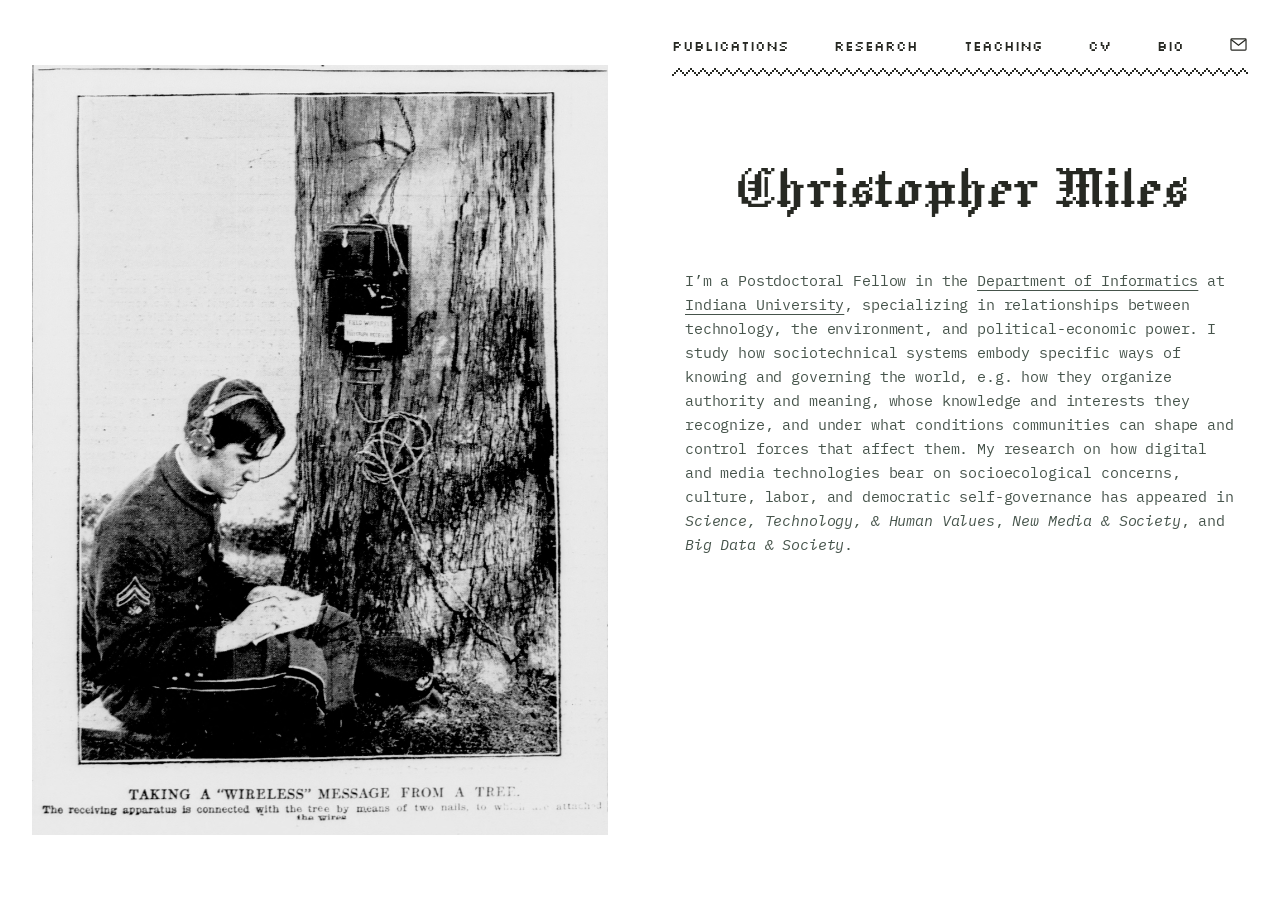
<file: index.html>
<!doctype html>
<html lang="en">
<head>
  <meta charset="utf-8">
  <meta name="viewport" content="width=device-width, initial-scale=1">
  <title>Christopher Miles — Jacquard 12 and IBM Plex Mono</title>
  <style>
    @font-face{font-family:'IBM Plex Mono';src:url(assets/ibm-plex-mono-italic.ttf) format('truetype');font-style:italic;font-weight:400;font-display:swap;}
    @font-face{font-family:'IBM Plex Mono';src:url(assets/ibm-plex-mono-regular.ttf) format('truetype');font-style:normal;font-weight:400;font-display:swap;}
    @font-face{font-family:'Cinzel';src:url(assets/cinzel.ttf) format('truetype');font-style:normal;font-weight:400 900;font-display:swap;}
    @font-face{font-family:'IBM Plex Sans';src:url(assets/ibm-plex-sans.ttf) format('truetype');font-style:normal;font-weight:100 900;font-display:swap;}
    @font-face{font-family:'Jacquard 12';src:url(assets/jacquard-12.ttf) format('truetype');font-style:normal;font-weight:400;font-display:swap;}
    @font-face{font-family:'Silkscreen';src:url(assets/silkscreen.ttf) format('truetype');font-style:normal;font-weight:400;font-display:swap;}
    :root { --paper:#ffffff; --ink:#272923; --muted:#676960; --rule:#b7b6a9; --accent:#713d39; }
    * { box-sizing:border-box; }
    body { margin:0; color:var(--ink); background:var(--paper); font:18px/1.63 'IBM Plex Sans',Arial,sans-serif; }
    a { color:inherit; text-underline-offset:4px; }
    a:hover,button:hover { color:var(--accent); }
    :focus-visible { outline:2px solid var(--accent); outline-offset:3px; }
    .page { width:min(100% - 48px,1150px); margin:auto; padding:43px 0 44px; }
    nav { display:flex; justify-content:flex-end; flex-wrap:wrap; gap:10px 27px; padding-bottom:20px; border-bottom:1px solid var(--rule); font:500 13px/1.5 Cinzel,Georgia,serif; letter-spacing:.035em; }
    nav a { text-decoration:none; }
    nav a:hover { text-decoration:underline; }
    .layout { display:grid; grid-template-columns:minmax(270px,46%) minmax(0,1fr); gap:clamp(30px,4vw,58px); align-items:center; padding-top:clamp(36px,4vw,50px); }
    .image-frame { position:relative; width:calc(100% + 30px); aspect-ratio:4/5; overflow:hidden; background:transparent; border:0; }
    .slide { position:absolute; inset:0; display:none; align-items:center; justify-content:center; overflow:hidden; }
    .slide.active { display:flex; }
    .slide img { width:100%; height:100%; object-fit:cover; }
    .sample-one { background:#414a3e; color:#dcd3b6; }
    .sample-two { background:#aca18b; color:#343b31; }
    .sample-three { background:#453d3b; color:#ded1ba; }
    .sample-art { width:83%; height:83%; }
    .sample-label { position:absolute; bottom:16px; left:19px; font:10px Cinzel,Georgia,serif; letter-spacing:.08em; }

    button { border:0; background:none; padding:3px; color:var(--ink); font:inherit; cursor:pointer; }
    .count { min-width:48px; text-align:center; }
    .spacer { flex:1; }
    .upload { cursor:pointer; text-decoration:underline; text-underline-offset:3px; }
    .upload input { position:absolute; width:1px; height:1px; opacity:0; }
    .upload:focus-within { outline:2px solid var(--accent); outline-offset:3px; }
    .affiliation { margin:4px 0 18px; color:var(--muted); font:12px/1.5 Cinzel,Georgia,serif; letter-spacing:.06em; }
    h1 { margin:0 0 32px; font:400 clamp(42px,5.4vw,74px)/1.17 'Jacquard 12',Georgia,serif; font-variant:normal; overflow-wrap:anywhere; }
    h1 .initial { font-size:1em; font-variant:normal; }
    h1 .small { font-size:.64em; font-variant:normal; }
    h1 .word { display:inline-block; white-space:nowrap; }
    .bio { max-width:550px; color:#46544b; font:400 15px/1.6 'IBM Plex Mono',monospace; letter-spacing:-.01em; }
    .bio p { margin:0 0 12px; text-wrap:pretty; }
    .placeholder { color:#52554e; }
    @media(max-width:740px) { .page { width:min(100% - 36px,1250px); padding-top:27px; } .layout { grid-template-columns:1fr; gap:37px; align-items:start; padding-top:36px; } .gallery { max-width:520px; transform:none; } .image-frame { width:100%; aspect-ratio:5/4; } h1 { margin-bottom:22px; } }
    @media(prefers-reduced-motion:reduce) { * { scroll-behavior:auto!important; } }

    .gallery { transform:translate(-24px,-90px); }
    .intro { transform:translateY(-100px); }
    .intro h1 { text-align:center; margin:0 0 48px; transform:translateY(-20px); }
    .intro .bio { text-align:left; margin-inline:auto; }
    @media(max-width:740px) { .intro { transform:none; } .intro h1 { text-align:center; transform:none; } }

    nav { font:400 14px/1.5 Silkscreen,monospace; letter-spacing:0; width:calc(57% - clamp(35px,6vw,88px)); min-height:44px; margin-left:auto; justify-content:space-between; align-items:center; gap:10px 6px; padding-bottom:16px; }
    nav .email-link { display:inline-flex; align-items:center; justify-content:center; min-width:22px; }
    nav .email-link svg { display:block; transform:translateY(-2px); }
    .slide img { object-fit:contain; }
    #bio { scroll-margin-top:22px; }
    @media(max-width:740px) { nav { width:100%; gap:10px 8px; } }

    /* Compact pixel zigzag repeats along the bottom of the navigation pane. */
    nav { border-bottom:0; background-image:url("data:image/svg+xml,%3Csvg xmlns='http://www.w3.org/2000/svg' width='12' height='8' viewBox='0 0 12 8'%3E%3Cpath fill='%23272923' d='M0 6h2v2H0zM2 4h2v2H2zM4 2h2v2H4zM6 0h2v2H6zM8 2h2v2H8zM10 4h2v2h-2z'/%3E%3C/svg%3E"); background-size:12px 8px; background-position:left bottom; background-repeat:repeat-x; }

    /* Compact opposing-color hover chips; keyboard focus uses the same palette. */
    nav a { padding:4px 6px; margin:-4px -6px; border-radius:2px; transition:color .14s ease,background-color .14s ease; }
    nav a:nth-child(1):is(:hover,:focus-visible) { color:#39ff14; background:#ff30a5; }
    nav a:nth-child(2):is(:hover,:focus-visible) { color:#ff39af; background:#39ff14; }
    nav a:nth-child(3):is(:hover,:focus-visible) { color:#006aff; background:#f5ff28; }
    nav a:nth-child(4):is(:hover,:focus-visible) { color:#ffffff; background:#000000; }
    nav a:nth-child(5):is(:hover,:focus-visible) { color:#f5ff28; background:#204f50; }
    nav a:nth-child(6):is(:hover,:focus-visible) { color:#a400d0; background:#c9f08c; }
    @media(prefers-reduced-motion:reduce) { nav a { transition:none; } }

    /* Phone layout: full-width image, then name, biography, and navigation. */
    @media (max-width:740px) {
      .page { display:flex; flex-direction:column; width:100%; margin:0; padding:0 0 30px; }
      .layout { display:contents; }
      .gallery { order:0; width:100%; max-width:none; margin:0; transform:none; }
      .image-frame { width:100%; aspect-ratio:4/3; }
      .slide img { width:100%; height:100%; object-fit:cover; object-position:center 64%; }
      .intro { order:1; width:min(100% - 40px,560px); margin:36px auto 0; transform:none; }
      .intro h1 { margin:0 0 30px; font-size:clamp(36px,9vw,52px); line-height:1.12; text-align:center; transform:none; }
      .intro .bio { width:100%; max-width:none; margin:0; text-align:left; font-size:14px; line-height:1.6; }
      nav { order:2; display:grid; grid-template-columns:repeat(2,minmax(0,1fr)); justify-items:center; align-items:center; width:min(100% - 40px,560px); min-height:0; margin:40px auto 0; padding:24px 0 8px; gap:8px 12px; background-position:left top; font-size:clamp(10px,3vw,13px); }
      nav a { display:inline-flex; align-items:center; justify-content:center; min-height:40px; text-align:center; white-space:nowrap; }
      nav .email-link svg { transform:none; }
    }
    @media (max-width:740px) {
      nav { transform:none; }
    }

    /* Desktop: image fills the left column; navigation and introduction share the right column. */
    @media (min-width:741px) {
      .page {
        display:grid;
        grid-template-columns:minmax(0,1fr) minmax(0,1fr);
        grid-template-rows:auto 1fr;
        column-gap:clamp(48px,5vw,100px);
        width:min(100% - 64px,1700px);
        min-height:100dvh;
        padding:32px 0;
      }
      .layout { display:contents; }
      nav { grid-column:2; grid-row:1; width:100%; margin:0; transform:none; }
      .gallery { grid-column:1; grid-row:1 / 3; width:100%; align-self:center; transform:none; }
      .image-frame { width:100%; height:calc(100dvh - 64px); aspect-ratio:auto; }
      .slide img { object-fit:contain; object-position:center; }
      .intro { grid-column:2; grid-row:2; align-self:start; margin-top:calc(clamp(55px,7vh,80px) + 30px); transform:none; }
      .intro h1 { margin-bottom:19px; transform:translateY(-20px); }
    }
  </style>
</head>
<body>
  <main class="page">
    <nav aria-label="Further materials">
      <a href="publications.html">Publications</a>
      <a href="research.html">Research</a>
      <a href="teaching.html">Teaching</a>
      <a href="files/christopher-miles-cv.pdf">CV</a>
      <a href="bio.html">Bio</a>
      <a class="email-link" href="mailto:chrimile@iu.edu" aria-label="Email Christopher Miles at chrimile@iu.edu" title="Email Christopher Miles">
        <svg viewBox="0 0 24 24" width="19" height="19" fill="none" stroke="currentColor" stroke-width="1.5" stroke-linecap="round" stroke-linejoin="round" aria-hidden="true"><rect x="2.5" y="5" width="19" height="14" rx="1"/><path d="m3 6 9 7 9-7"/></svg>
      </a>
    </nav>
    <div class="layout">
      <div class="gallery" aria-label="Image slideshow">
        <div class="image-frame" id="slides">
          <div class="slide active"><img src="assets/tongues-in-trees.jpg" alt="Archival photograph of a person operating a wireless device beside a tree, titled Tongues in Trees"></div>
        </div>

      </div>
      <div class="intro" id="bio">
        
        <h1>Christopher Miles</h1>
        <div class="bio">
          <p>I’m a Postdoctoral Fellow in the <a href="https://luddy.iu.edu/academics/units/informatics.html">Department of Informatics</a> at <a href="https://bloomington.iu.edu/">Indiana University</a>, specializing in relationships between technology, the environment, and political-economic power. I study how sociotechnical systems embody specific ways of knowing and governing the world, e.g. how they organize authority and meaning, whose knowledge and interests they recognize, and under what conditions communities can shape and control forces that affect them. My research on how digital and media technologies bear on socioecological concerns, culture, labor, and democratic self-governance has appeared in <em>Science, Technology, &amp; Human Values</em>, <em>New Media &amp; Society</em>, and <em>Big Data &amp; Society</em>.</p>

        </div>
      </div>
    </div>
  </main>
  <script>
    const frame=document.getElementById('slides');
    let slides=[...frame.children],current=0;
    setInterval(()=>{if(slides.length<2||document.hidden)return;slides[current].classList.remove('active');current=(current+1)%slides.length;slides[current].classList.add('active');},5000);
  </script>
</body>
</html>
</file>
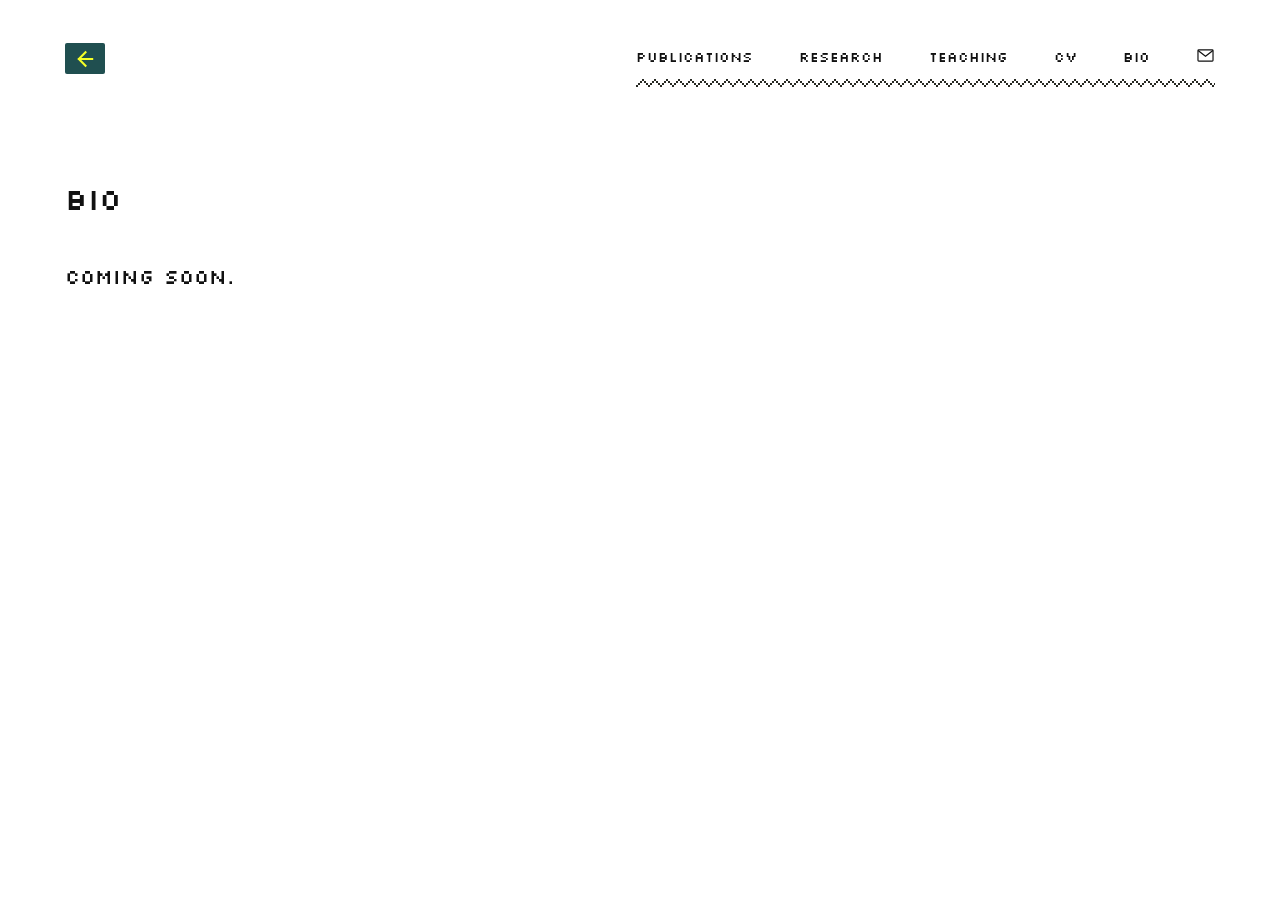
<file: bio.html>
<!doctype html><html lang="en"><head><meta charset="utf-8"><meta name="viewport" content="width=device-width, initial-scale=1"><title>Bio — Christopher J. Miles</title><link rel="stylesheet" href="assets/subpages.css"></head><body style="--back-ink:#f5ff28;--back-bg:#204f50"><main class="page"><header class="top"><a class="back" href="index.html" aria-label="Back to homepage"><svg viewBox="0 0 24 24" fill="none" stroke="currentColor" stroke-width="2.5" stroke-linecap="square" stroke-linejoin="miter" aria-hidden="true"><path d="M20 12H4m8-8-8 8 8 8"/></svg></a><nav aria-label="Further materials"><a href="publications.html">Publications</a><a href="research.html">Research</a><a href="teaching.html">Teaching</a><a href="files/christopher-miles-cv.pdf">CV</a><a href="bio.html">Bio</a><a class="email-link" href="mailto:chrimile@iu.edu" aria-label="Email Christopher Miles at chrimile@iu.edu" title="Email Christopher Miles"><svg viewBox="0 0 24 24" width="19" height="19" fill="none" stroke="currentColor" stroke-width="1.5" stroke-linecap="round" stroke-linejoin="round" aria-hidden="true"><rect x="2.5" y="5" width="19" height="14" rx="1"/><path d="m3 6 9 7 9-7"/></svg></a></nav></header><section class="content"><h1>Bio</h1><p class="coming">Coming soon.</p></section></main></body></html>
</file>
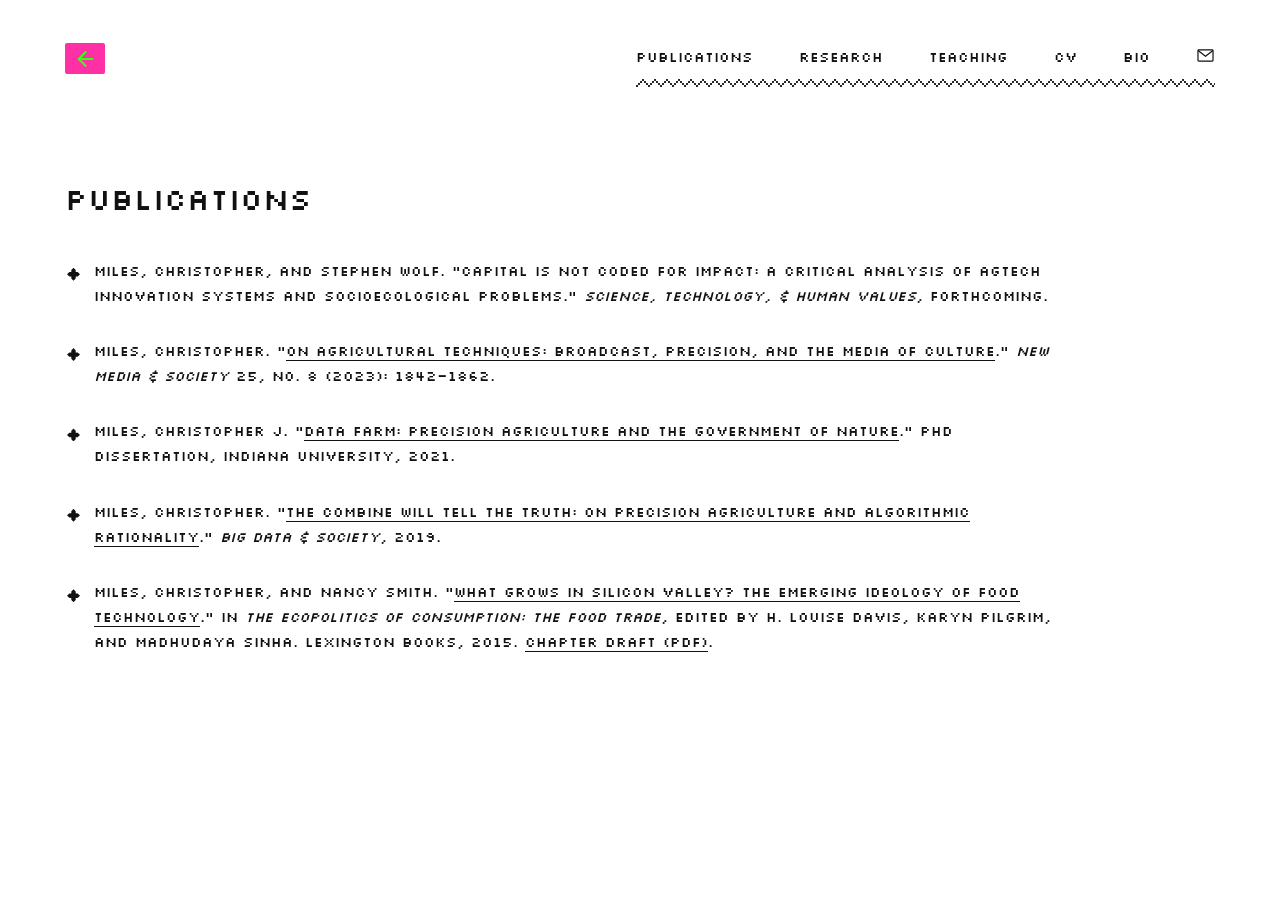
<file: publications.html>
<!doctype html><html lang="en"><head><meta charset="utf-8"><meta name="viewport" content="width=device-width, initial-scale=1"><title>Publications — Christopher J. Miles</title><link rel="stylesheet" href="assets/subpages.css"></head><body style="--back-ink:#39ff14;--back-bg:#ff30a5"><main class="page"><header class="top"><a class="back" href="index.html" aria-label="Back to homepage"><svg viewBox="0 0 24 24" fill="none" stroke="currentColor" stroke-width="2.5" stroke-linecap="square" stroke-linejoin="miter" aria-hidden="true"><path d="M20 12H4m8-8-8 8 8 8"/></svg></a><nav aria-label="Further materials"><a href="publications.html">Publications</a><a href="research.html">Research</a><a href="teaching.html">Teaching</a><a href="files/christopher-miles-cv.pdf">CV</a><a href="bio.html">Bio</a><a class="email-link" href="mailto:chrimile@iu.edu" aria-label="Email Christopher Miles at chrimile@iu.edu" title="Email Christopher Miles"><svg viewBox="0 0 24 24" width="19" height="19" fill="none" stroke="currentColor" stroke-width="1.5" stroke-linecap="round" stroke-linejoin="round" aria-hidden="true"><rect x="2.5" y="5" width="19" height="14" rx="1"/><path d="m3 6 9 7 9-7"/></svg></a></nav></header><section class="content"><h1>Publications</h1><ol class="entries">
<li>Miles, Christopher, and Stephen Wolf. “Capital Is Not Coded for Impact: A Critical Analysis of Agtech Innovation Systems and Socioecological Problems.” <i>Science, Technology, &amp; Human Values</i>, forthcoming.</li>
<li>Miles, Christopher. “<a href="https://doi.org/10.1177/14614448231174519">On Agricultural Techniques: Broadcast, Precision, and the Media of Culture</a>.” <i>New Media &amp; Society</i> 25, no. 8 (2023): 1842–1862.</li>
<li>Miles, Christopher J. “<a href="https://www.proquest.com/openview/a547c494d4361ea69023f2c132bd1de8/1?pq-origsite=gscholar&amp;cbl=18750&amp;diss=y">Data Farm: Precision Agriculture and the Government of Nature</a>.” PhD dissertation, Indiana University, 2021.</li>
<li>Miles, Christopher. “<a href="https://doi.org/10.1177/2053951719849444">The Combine Will Tell the Truth: On Precision Agriculture and Algorithmic Rationality</a>.” <i>Big Data &amp; Society</i>, 2019.</li>
<li>Miles, Christopher, and Nancy Smith. “<a href="https://www.bloomsbury.com/uk/ecopolitics-of-consumption-9781498519960/">What Grows in Silicon Valley? The Emerging Ideology of Food Technology</a>.” In <i>The Ecopolitics of Consumption: The Food Trade</i>, edited by H. Louise Davis, Karyn Pilgrim, and Madhudaya Sinha. Lexington Books, 2015. <a href="files/what-grows-in-silicon-valley-chapter-draft.pdf">Chapter draft (PDF)</a>.</li>
</ol></section></main></body></html>
</file>
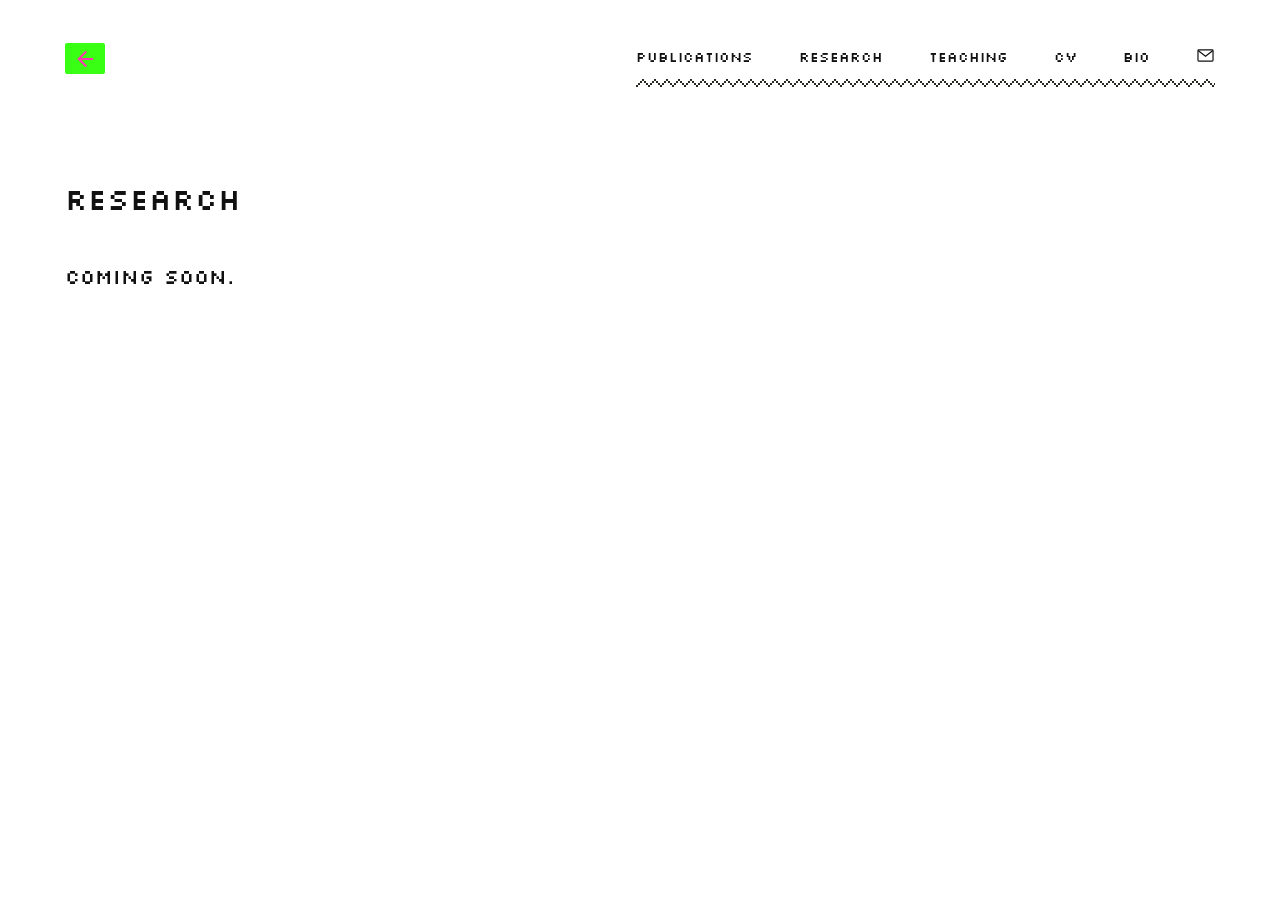
<file: research.html>
<!doctype html><html lang="en"><head><meta charset="utf-8"><meta name="viewport" content="width=device-width, initial-scale=1"><title>Research — Christopher J. Miles</title><link rel="stylesheet" href="assets/subpages.css"></head><body style="--back-ink:#ff39af;--back-bg:#39ff14"><main class="page"><header class="top"><a class="back" href="index.html" aria-label="Back to homepage"><svg viewBox="0 0 24 24" fill="none" stroke="currentColor" stroke-width="2.5" stroke-linecap="square" stroke-linejoin="miter" aria-hidden="true"><path d="M20 12H4m8-8-8 8 8 8"/></svg></a><nav aria-label="Further materials"><a href="publications.html">Publications</a><a href="research.html">Research</a><a href="teaching.html">Teaching</a><a href="files/christopher-miles-cv.pdf">CV</a><a href="bio.html">Bio</a><a class="email-link" href="mailto:chrimile@iu.edu" aria-label="Email Christopher Miles at chrimile@iu.edu" title="Email Christopher Miles"><svg viewBox="0 0 24 24" width="19" height="19" fill="none" stroke="currentColor" stroke-width="1.5" stroke-linecap="round" stroke-linejoin="round" aria-hidden="true"><rect x="2.5" y="5" width="19" height="14" rx="1"/><path d="m3 6 9 7 9-7"/></svg></a></nav></header><section class="content"><h1>Research</h1><p class="coming">Coming soon.</p></section></main></body></html>
</file>
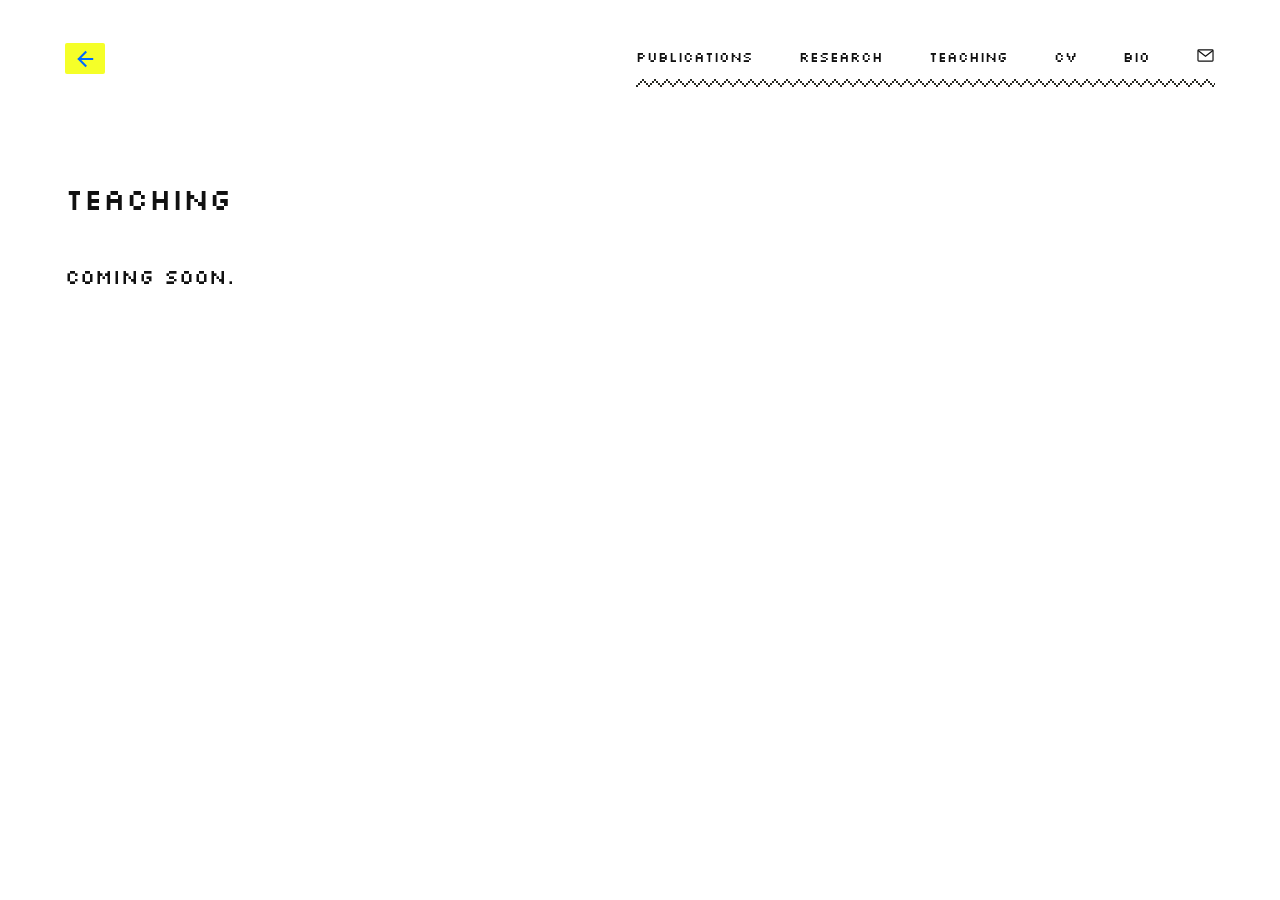
<file: teaching.html>
<!doctype html><html lang="en"><head><meta charset="utf-8"><meta name="viewport" content="width=device-width, initial-scale=1"><title>Teaching — Christopher J. Miles</title><link rel="stylesheet" href="assets/subpages.css"></head><body style="--back-ink:#006aff;--back-bg:#f5ff28"><main class="page"><header class="top"><a class="back" href="index.html" aria-label="Back to homepage"><svg viewBox="0 0 24 24" fill="none" stroke="currentColor" stroke-width="2.5" stroke-linecap="square" stroke-linejoin="miter" aria-hidden="true"><path d="M20 12H4m8-8-8 8 8 8"/></svg></a><nav aria-label="Further materials"><a href="publications.html">Publications</a><a href="research.html">Research</a><a href="teaching.html">Teaching</a><a href="files/christopher-miles-cv.pdf">CV</a><a href="bio.html">Bio</a><a class="email-link" href="mailto:chrimile@iu.edu" aria-label="Email Christopher Miles at chrimile@iu.edu" title="Email Christopher Miles"><svg viewBox="0 0 24 24" width="19" height="19" fill="none" stroke="currentColor" stroke-width="1.5" stroke-linecap="round" stroke-linejoin="round" aria-hidden="true"><rect x="2.5" y="5" width="19" height="14" rx="1"/><path d="m3 6 9 7 9-7"/></svg></a></nav></header><section class="content"><h1>Teaching</h1><p class="coming">Coming soon.</p></section></main></body></html>
</file>
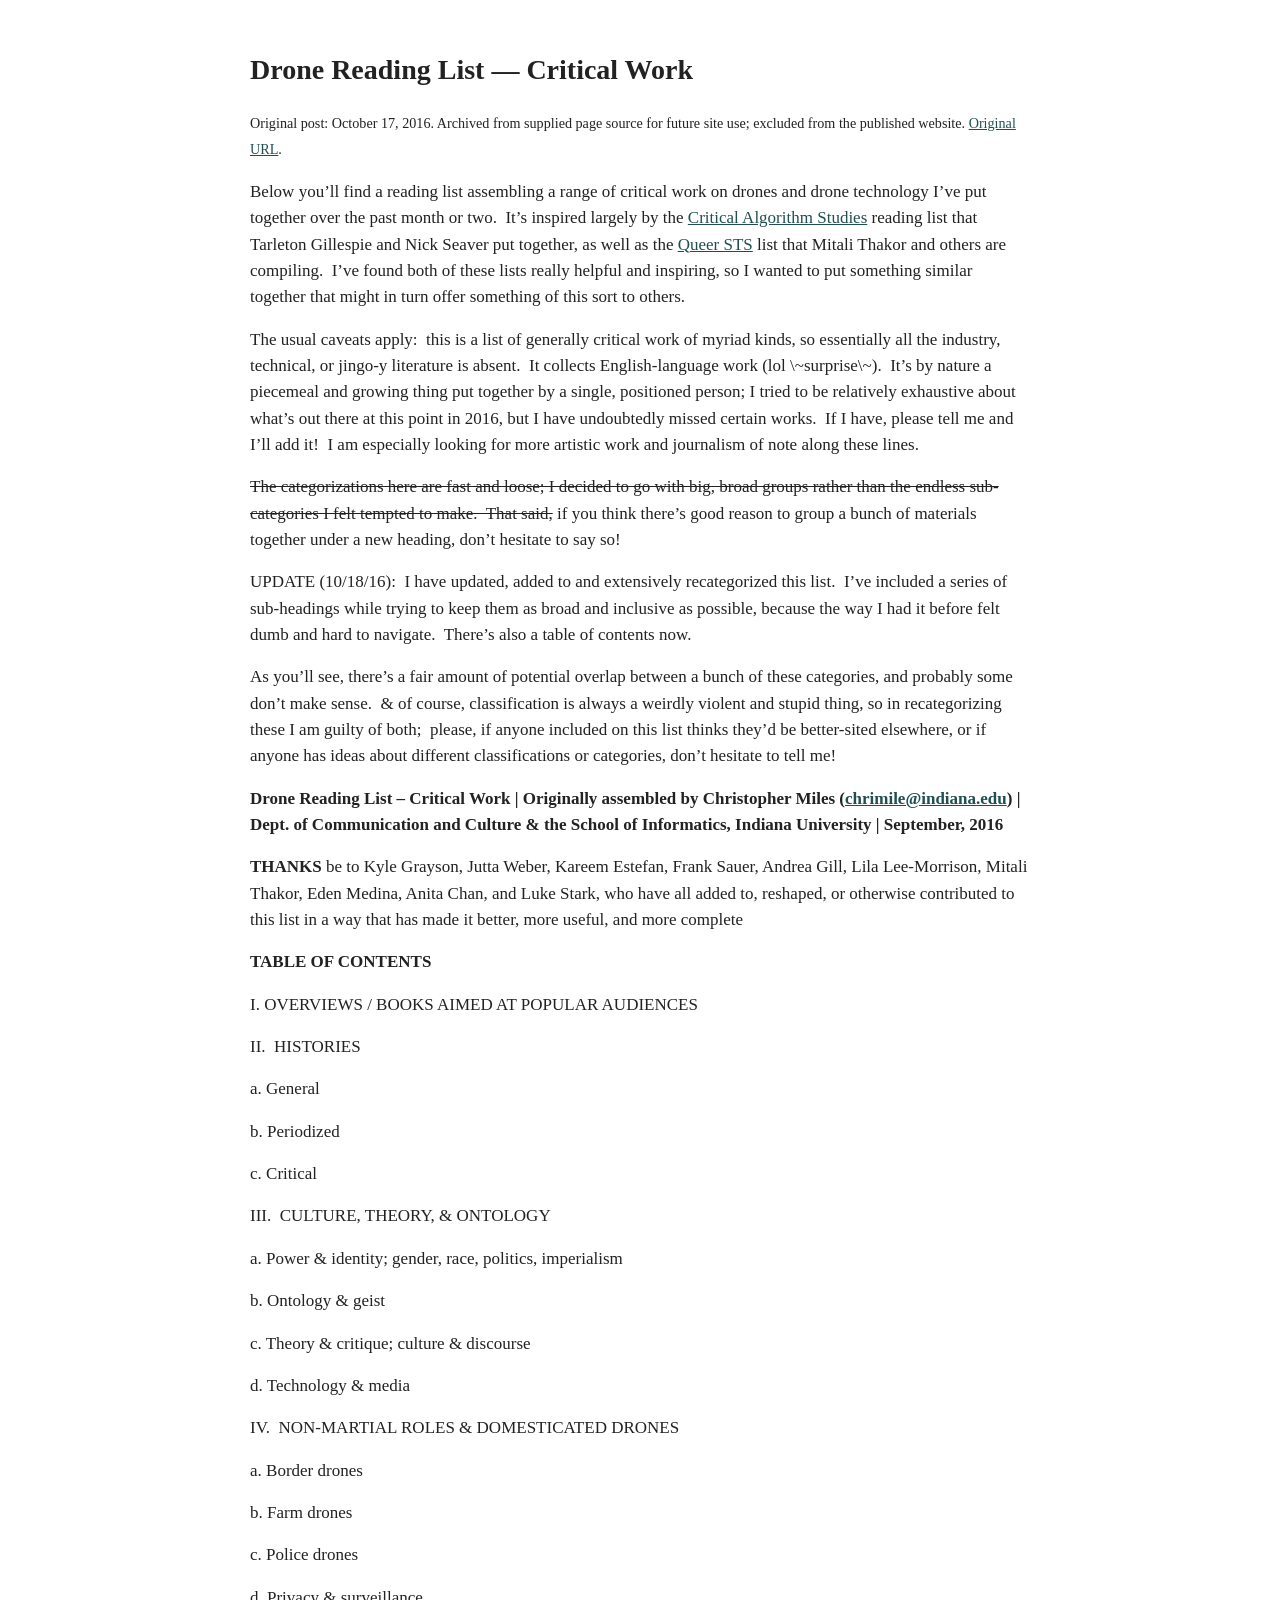
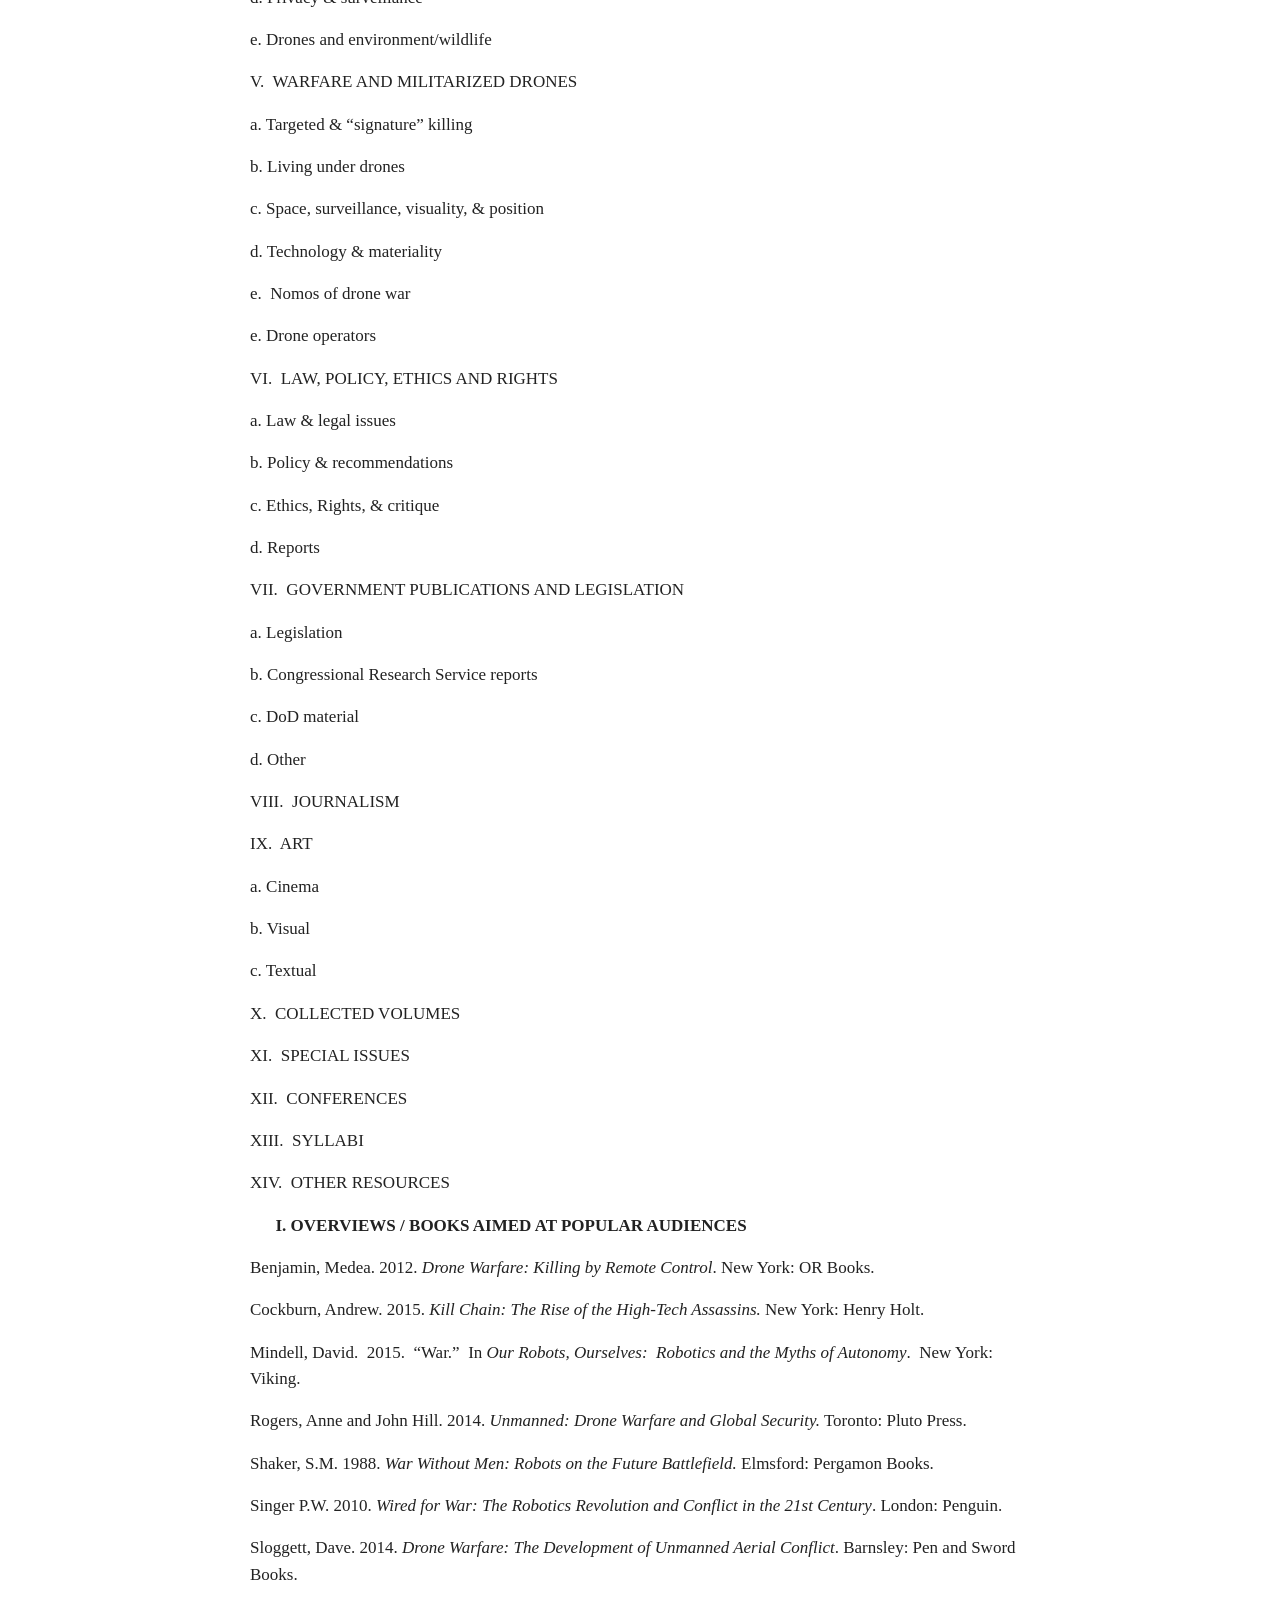
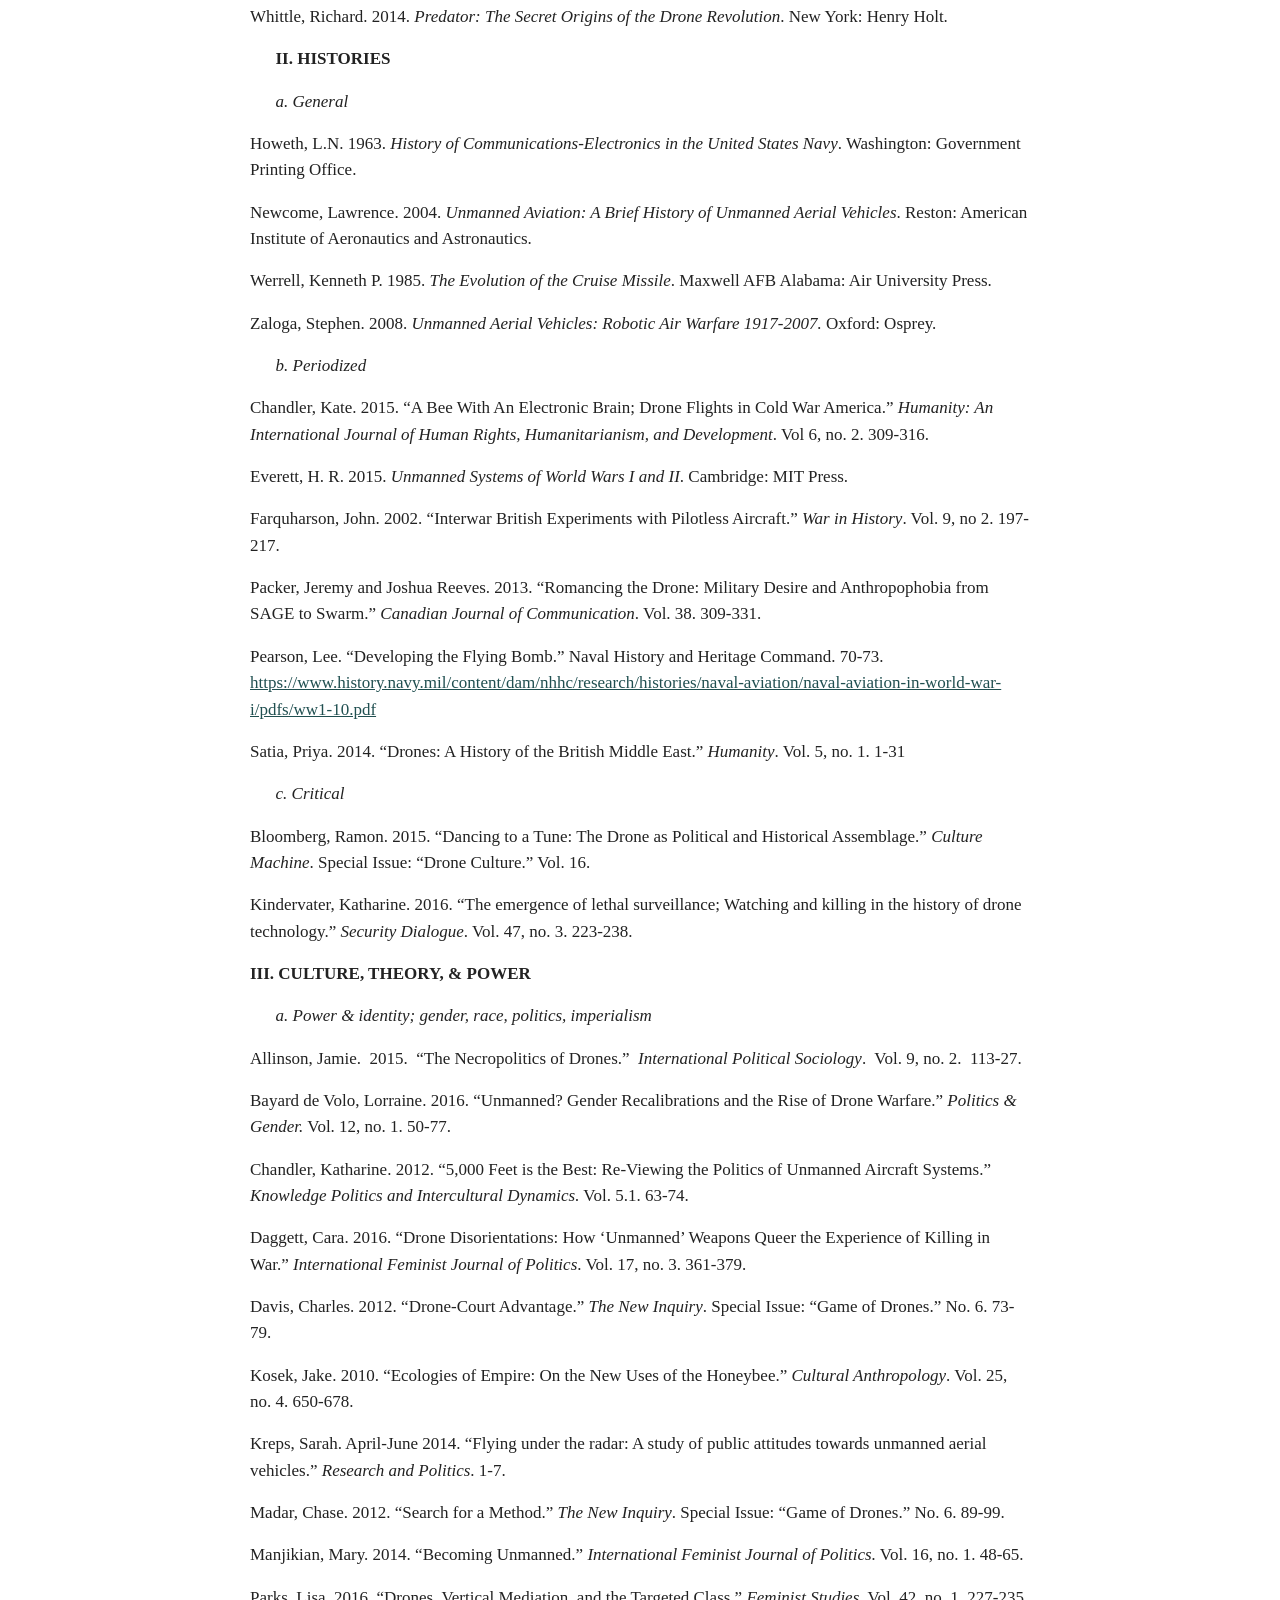
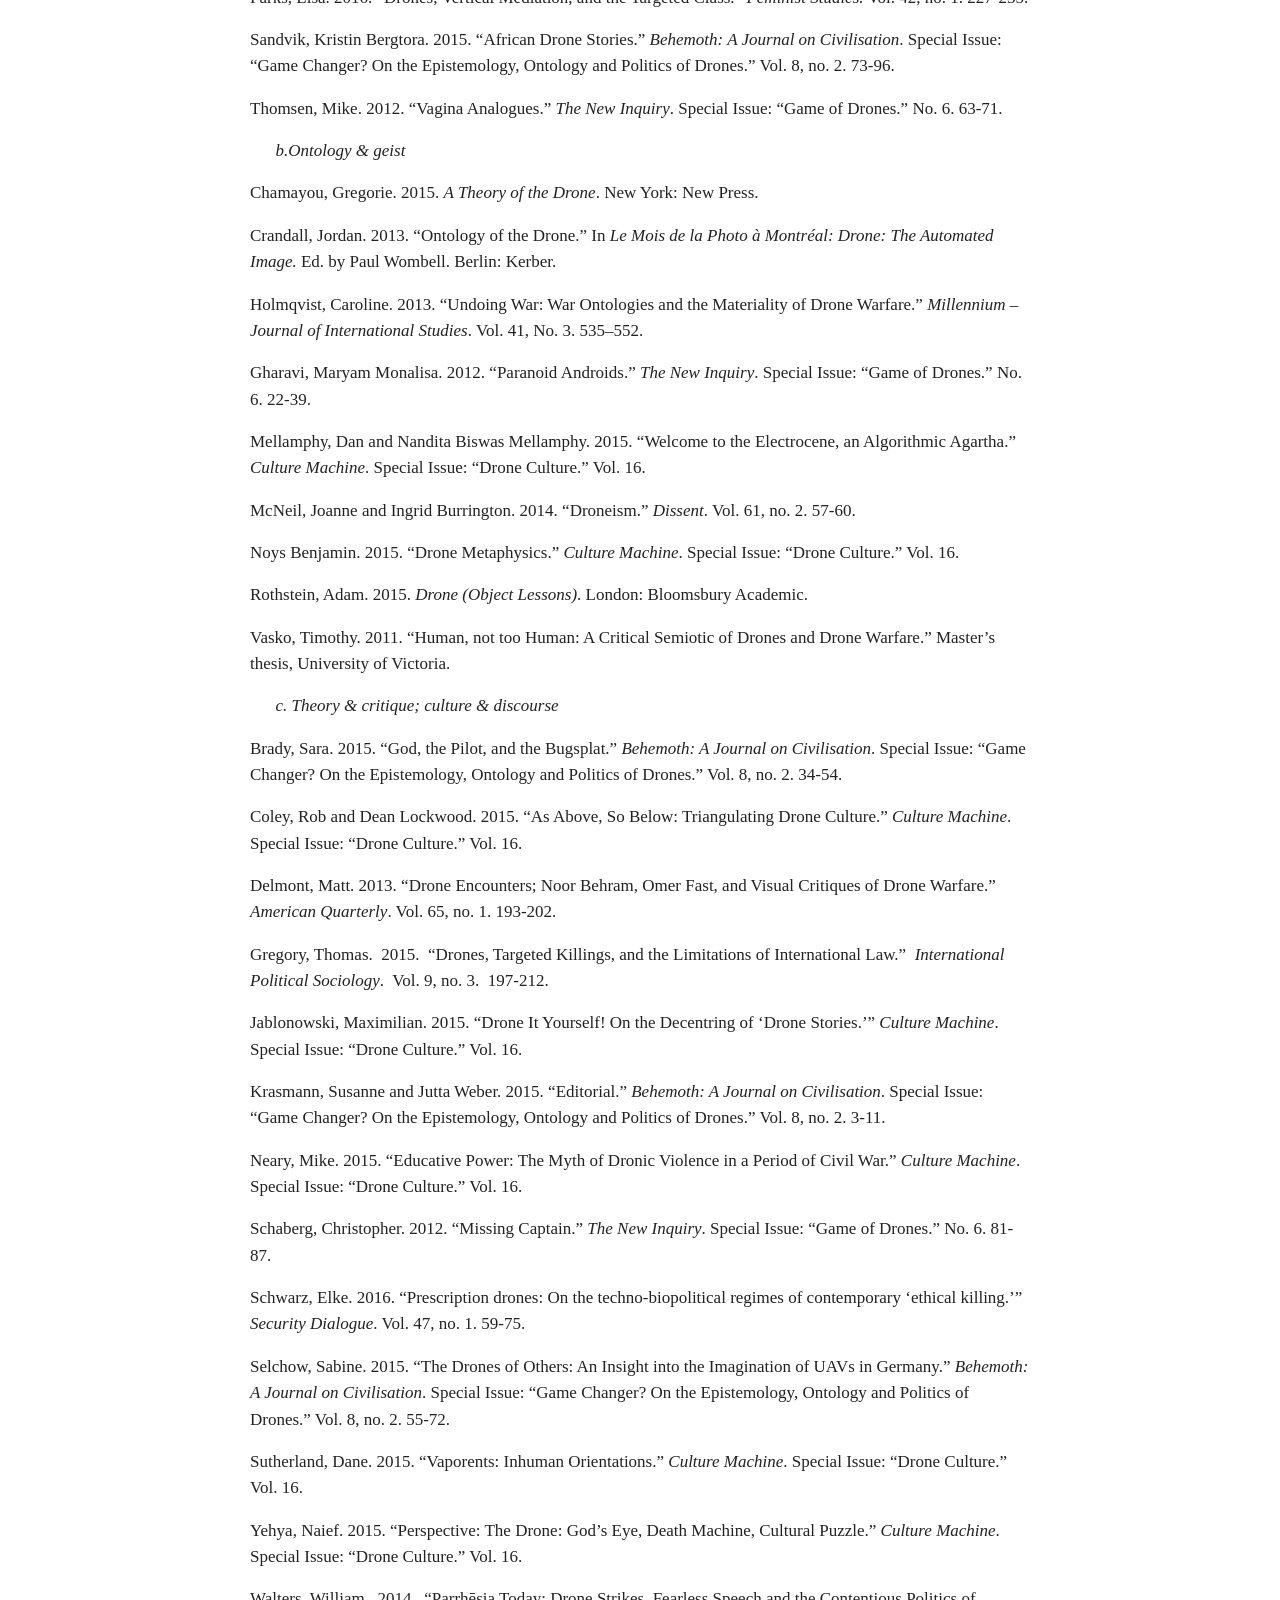
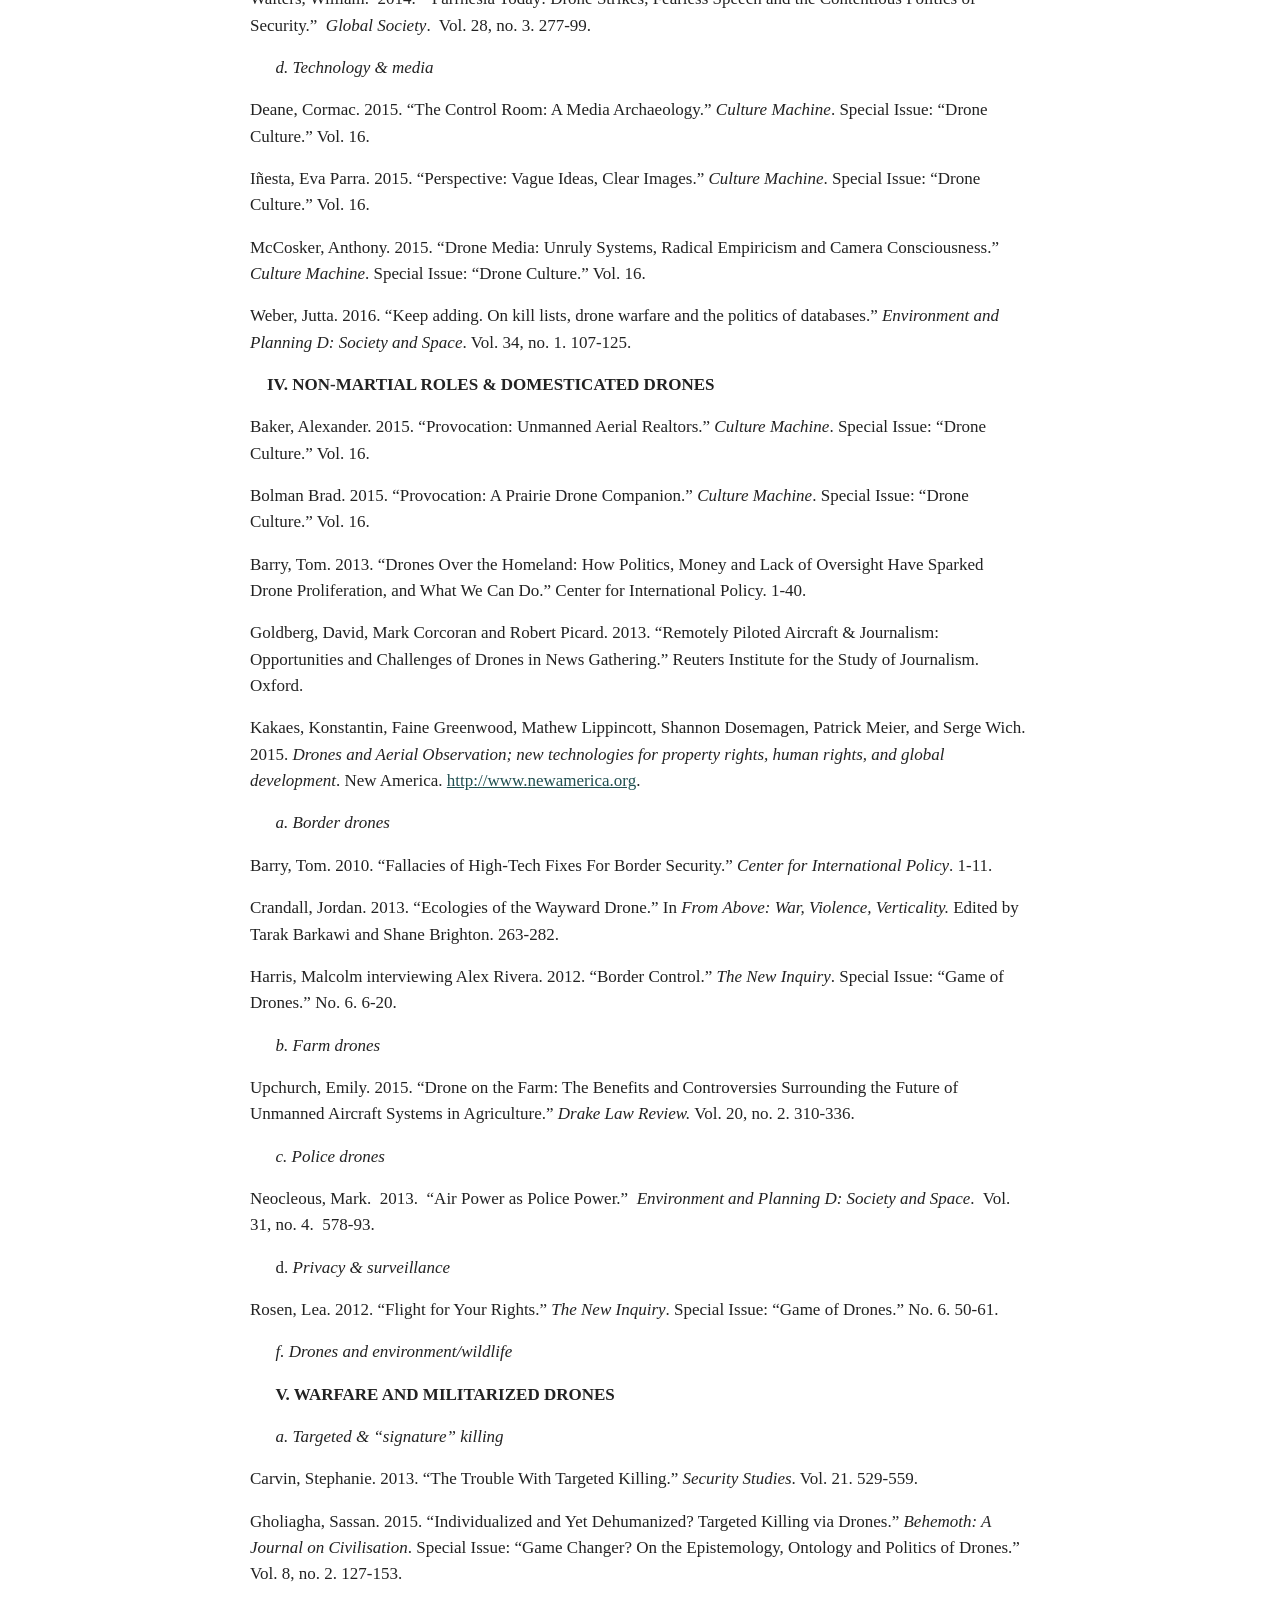
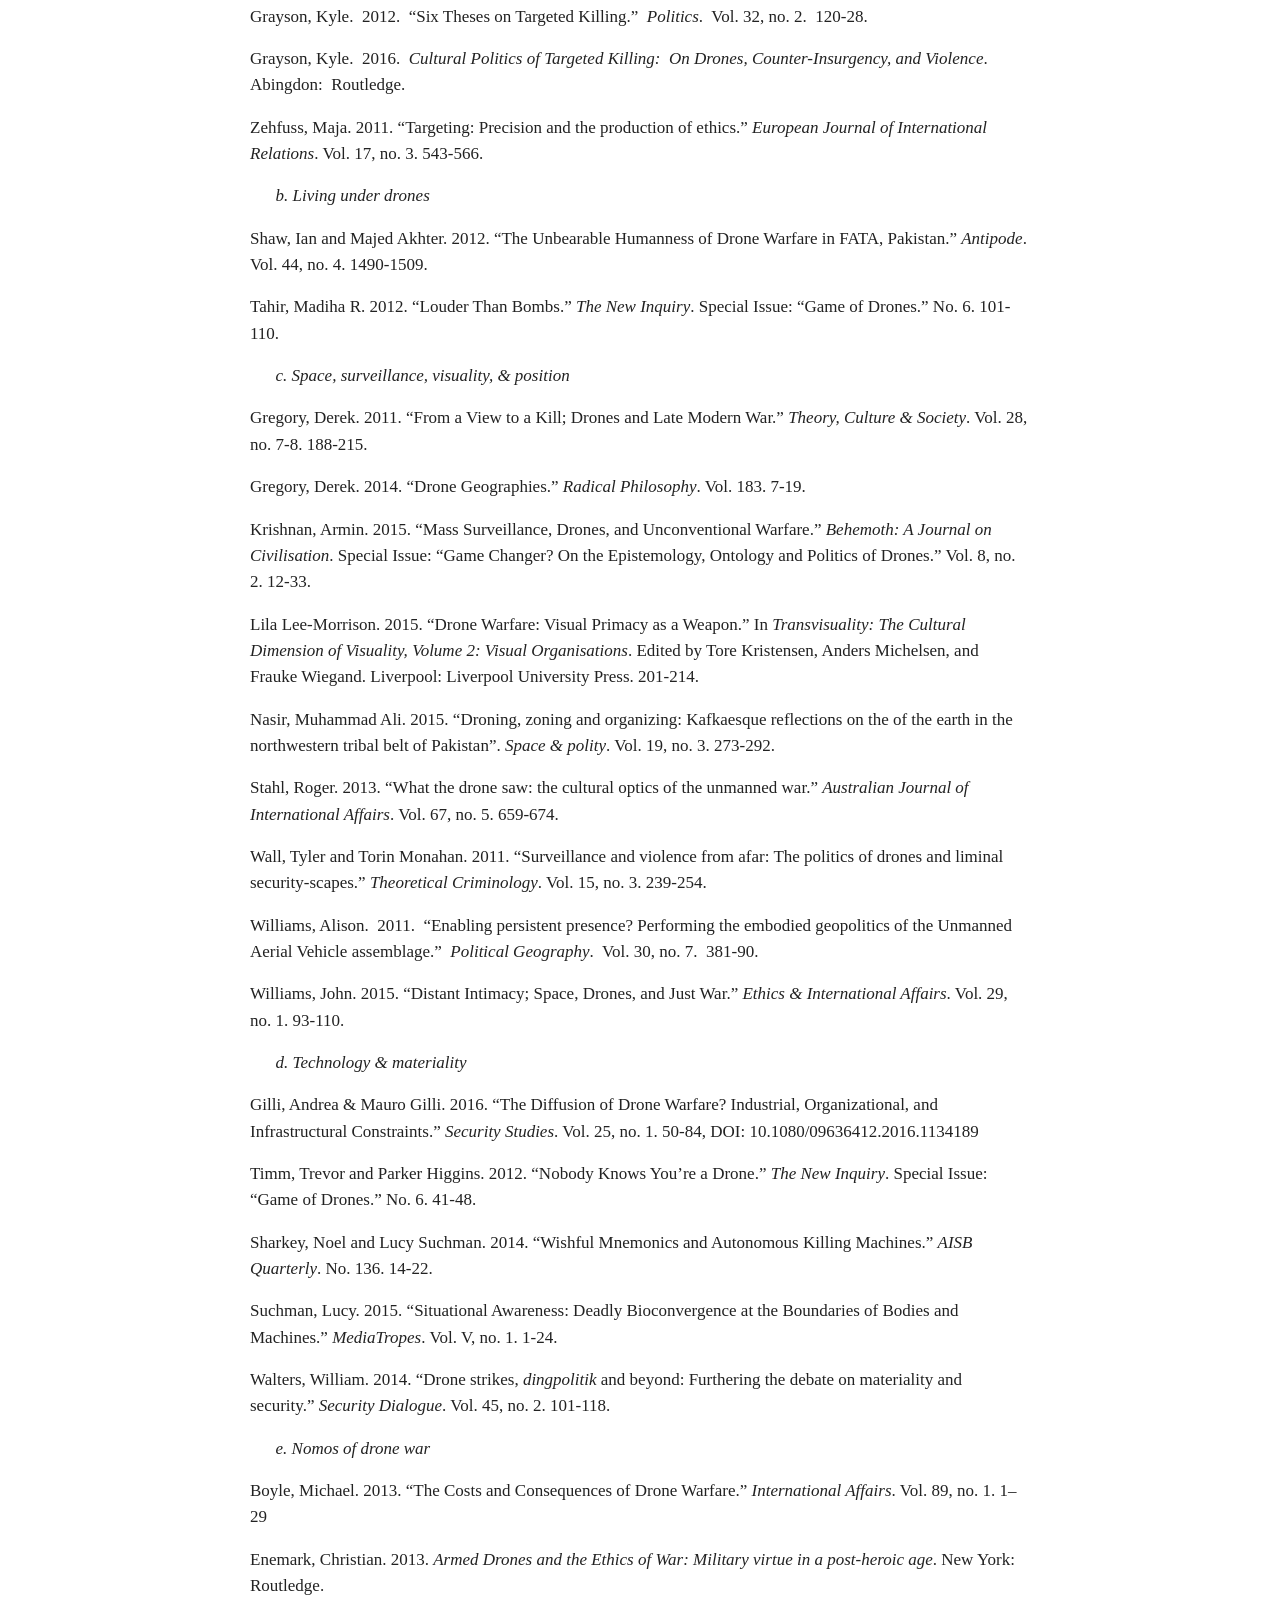
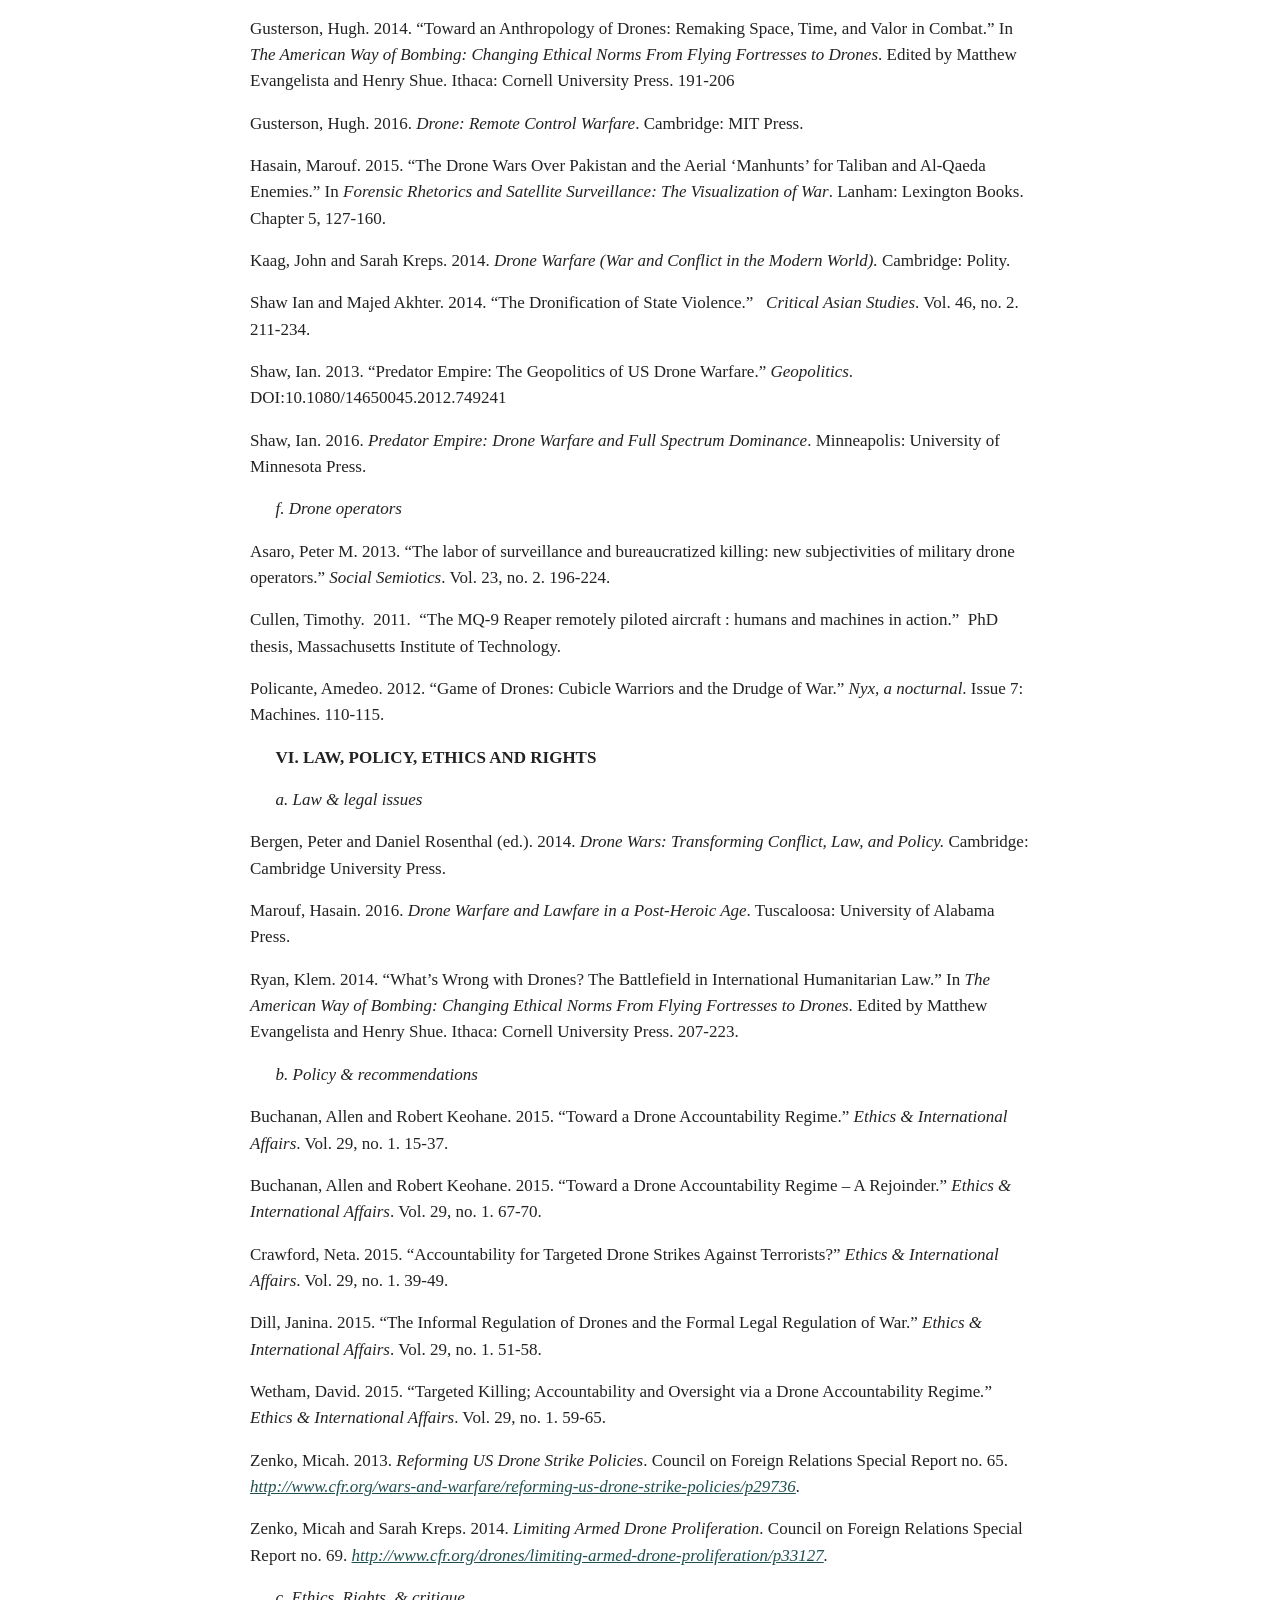
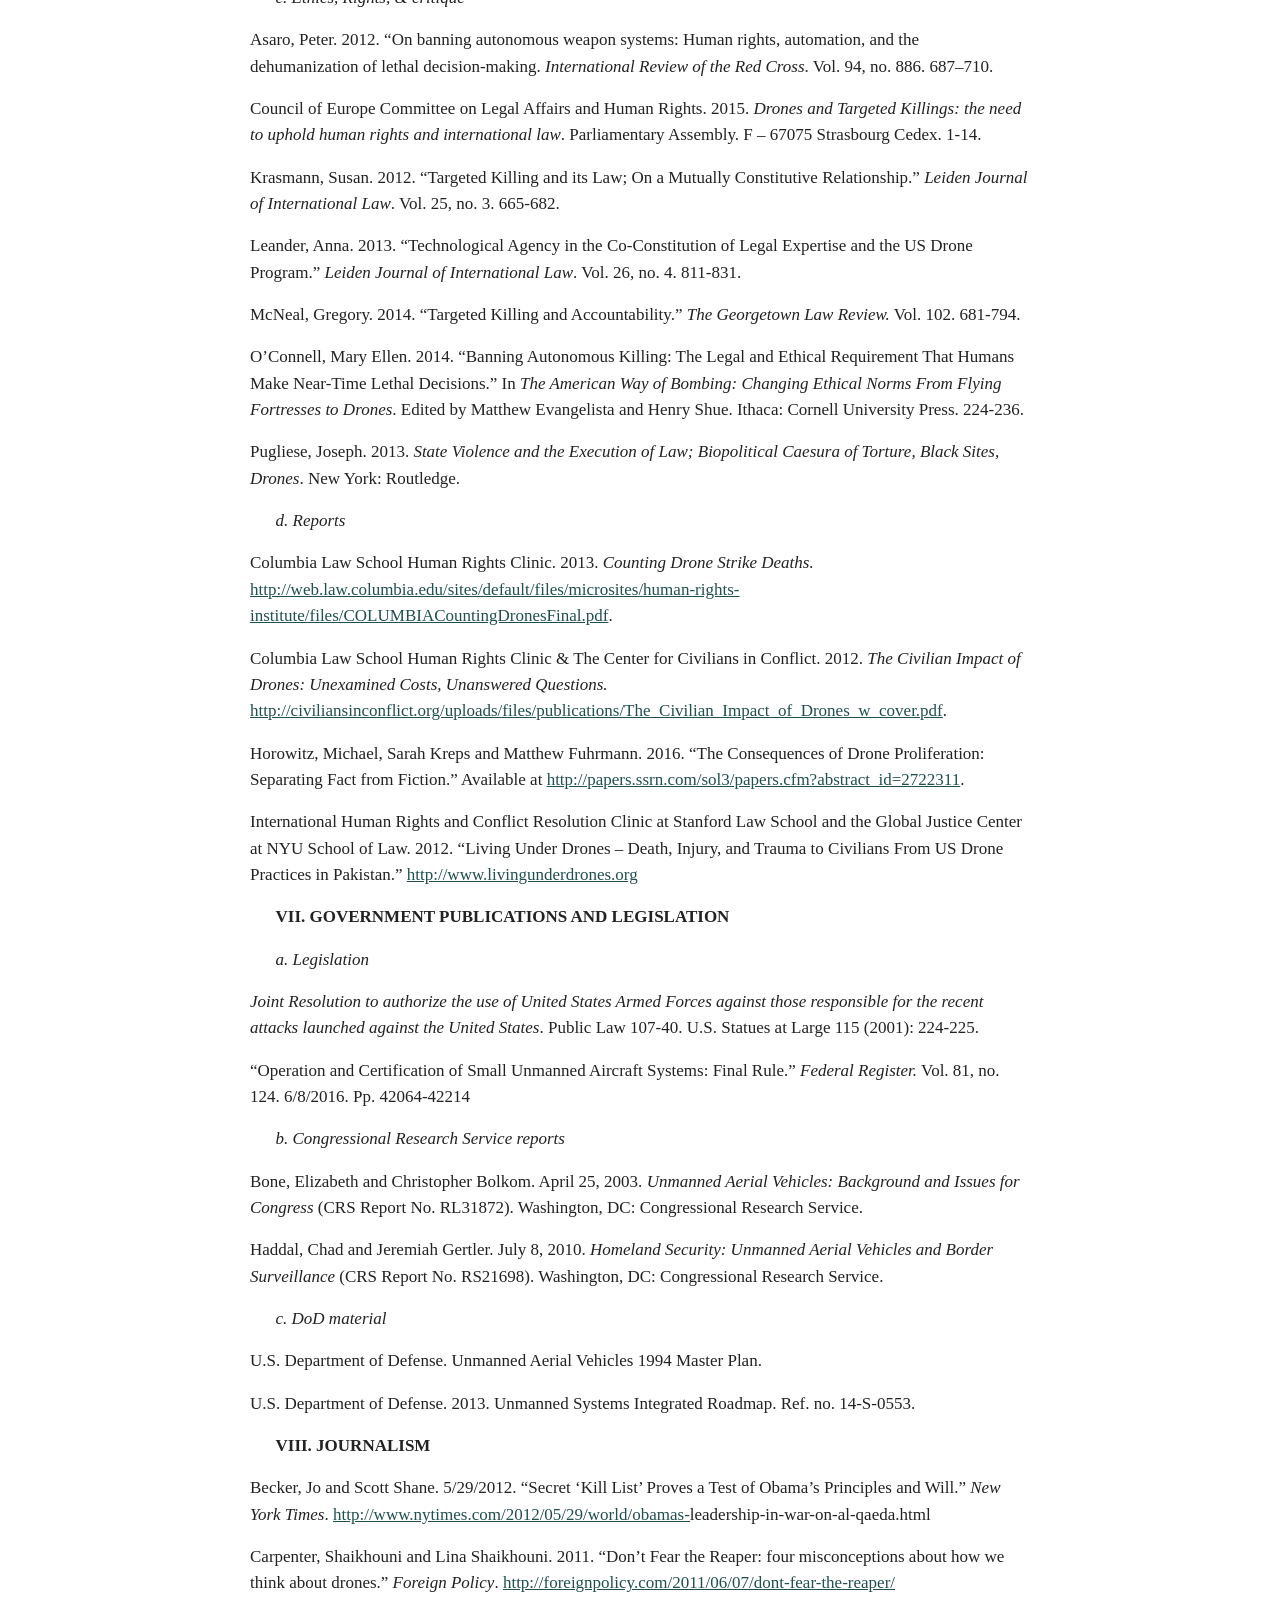
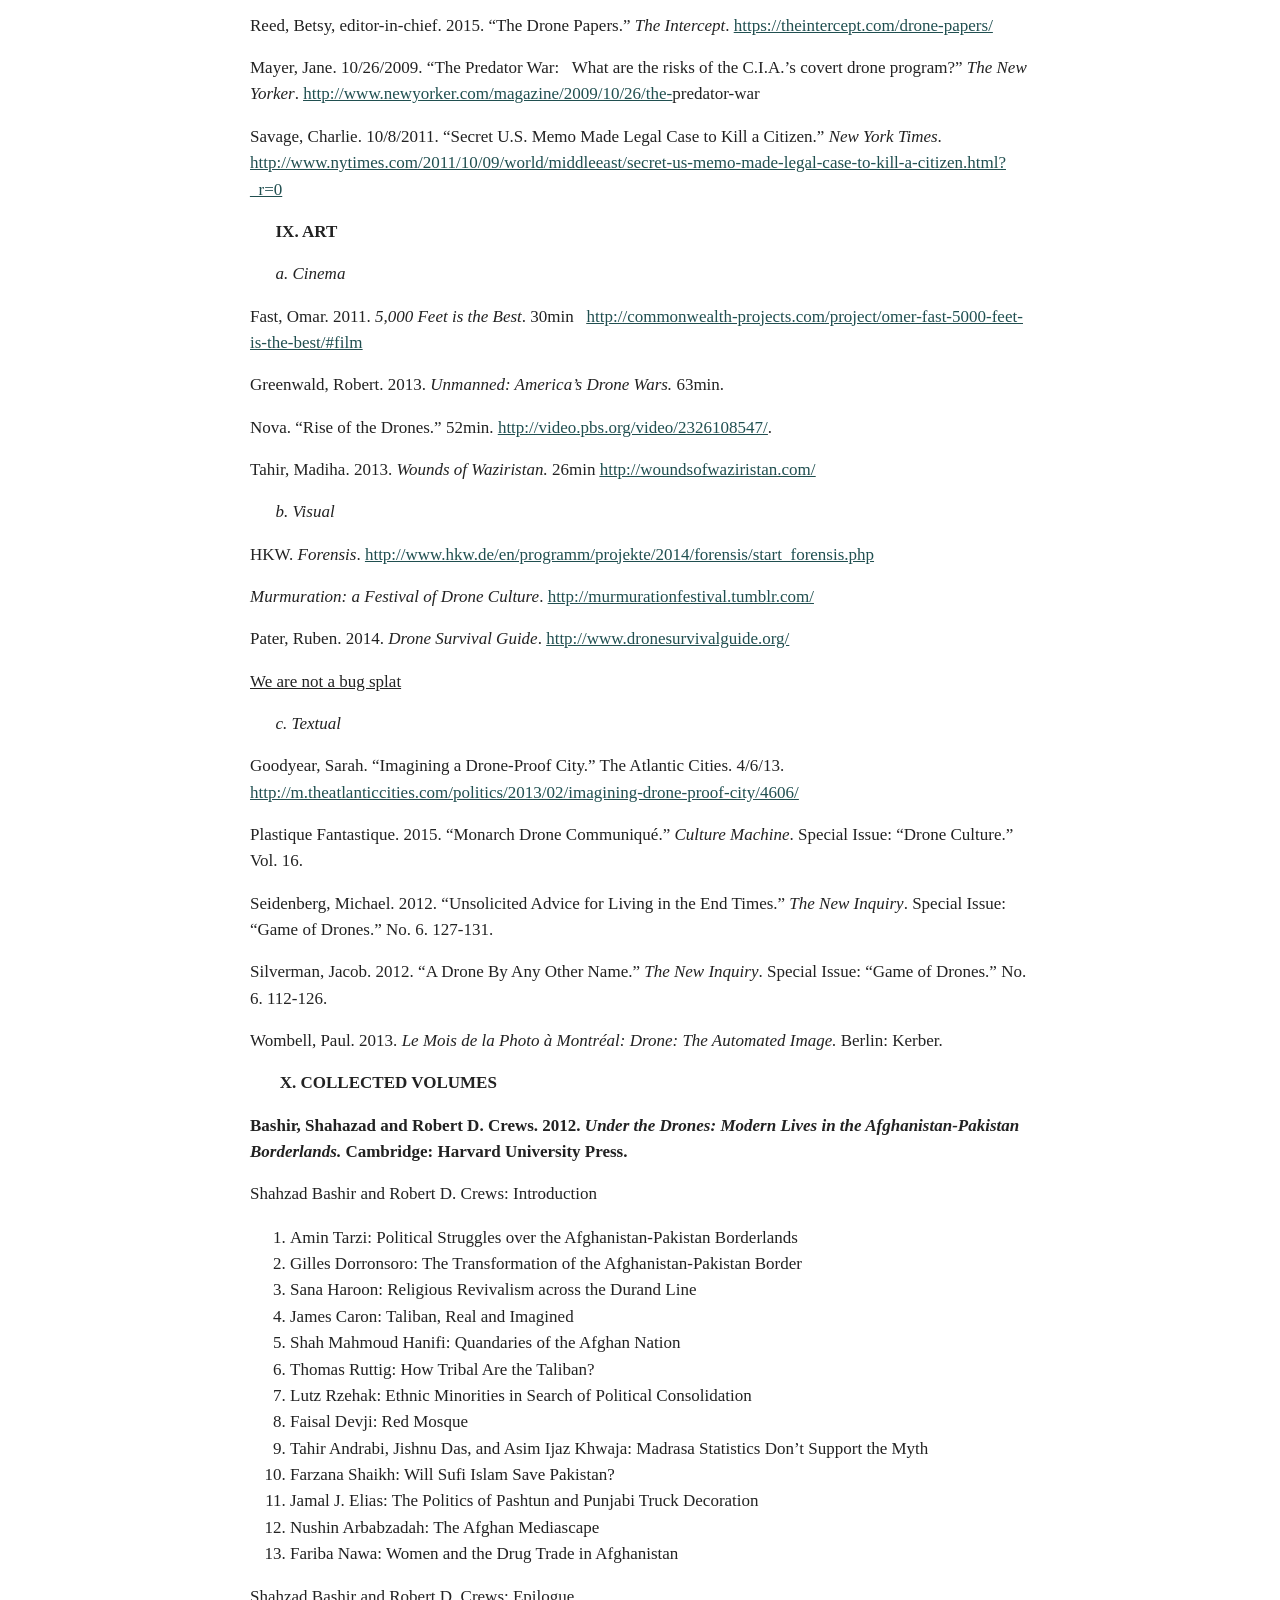
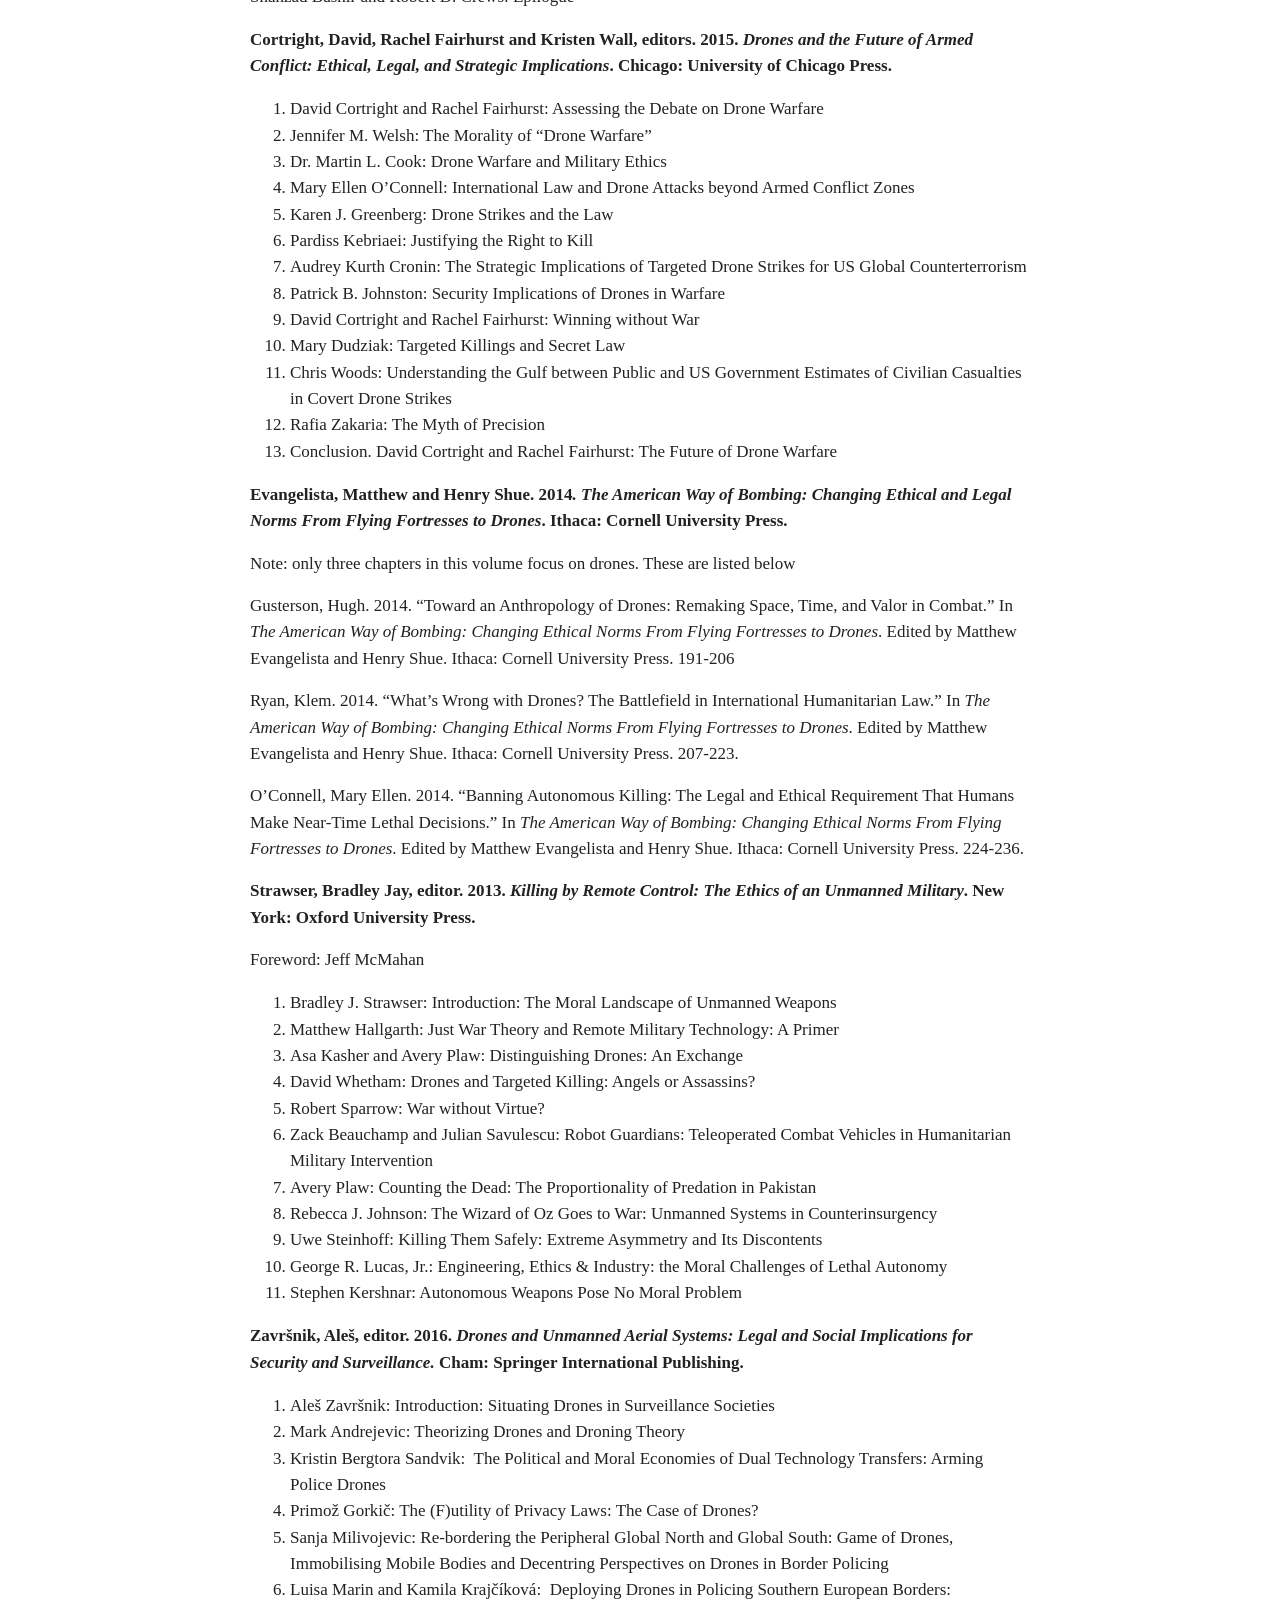
<file: files/drone-reading-list-archive.html>
<!doctype html><html lang="en"><head><meta charset="utf-8"><title>Drone Reading List — Critical Work (archived, unpublished)</title><meta name="robots" content="noindex"><style>body{font:17px/1.55 Georgia,serif;max-width:780px;margin:48px auto;padding:0 24px;color:#222}a{color:#204f50}h1{font-size:28px}p{margin:0 0 16px}</style></head><body><h1>Drone Reading List — Critical Work</h1><p><small>Original post: October 17, 2016. Archived from supplied page source for future site use; excluded from the published website. <a href="https://christopherjmiles.wordpress.com/2016/10/17/drone-reading-list/">Original URL</a>.</small></p><p>Below you’ll find a reading list assembling a range of critical work on drones and drone technology I’ve put together over the past month or two.  It’s inspired largely by the <a href="https://socialmediacollective.org/reading-lists/critical-algorithm-studies/#3.0">Critical Algorithm Studies</a> reading list that Tarleton Gillespie and Nick Seaver put together, as well as the <a href="https://docs.google.com/document/d/18HNaAG2aync0stXRyoWOxOql6cL3SnnJHhvjkPL_WiI/edit?usp=sharing">Queer STS</a> list that Mitali Thakor and others are compiling.  I’ve found both of these lists really helpful and inspiring, so I wanted to put something similar together that might in turn offer something of this sort to others.</p>
<p>The usual caveats apply:  this is a list of generally critical work of myriad kinds, so essentially all the industry, technical, or jingo-y literature is absent.  It collects English-language work (lol \~surprise\~).  It’s by nature a piecemeal and growing thing put together by a single, positioned person; I tried to be relatively exhaustive about what’s out there at this point in 2016, but I have undoubtedly missed certain works.  If I have, please tell me and I’ll add it!  I am especially looking for more artistic work and journalism of note along these lines.</p>
<p><del>The categorizations here are fast and loose; I decided to go with big, broad groups rather than the endless sub-categories I felt tempted to make.  That said,</del> if you think there’s good reason to group a bunch of materials together under a new heading, don’t hesitate to say so!</p>
<p>UPDATE (10/18/16):  I have updated, added to and extensively recategorized this list.  I’ve included a series of sub-headings while trying to keep them as broad and inclusive as possible, because the way I had it before felt dumb and hard to navigate.  There’s also a table of contents now.</p>
<p>As you’ll see, there’s a fair amount of potential overlap between a bunch of these categories, and probably some don’t make sense.  &amp; of course, classification is always a weirdly violent and stupid thing, so in recategorizing these I am guilty of both;  please, if anyone included on this list thinks they’d be better-sited elsewhere, or if anyone has ideas about different classifications or categories, don’t hesitate to tell me!</p>
<p><strong>Drone Reading List – Critical Work | Originally assembled by Christopher Miles (</strong><a href="mailto:chrimile@indiana.edu"><strong>chrimile@indiana.edu</strong></a><strong>) | Dept. of Communication and Culture &amp; the School of Informatics, Indiana University | September, 2016</strong></p>
<p><strong>THANKS </strong>be to Kyle Grayson, Jutta Weber, Kareem Estefan, Frank Sauer, Andrea Gill, Lila Lee-Morrison, Mitali Thakor, Eden Medina, Anita Chan, and Luke Stark, who have all added to, reshaped, or otherwise contributed to this list in a way that has made it better, more useful, and more complete</p>
<p><strong>TABLE OF CONTENTS</strong></p>
<p>I. OVERVIEWS / BOOKS AIMED AT POPULAR AUDIENCES</p>
<p>II.  HISTORIES</p>
<p>a. General</p>
<p>b. Periodized</p>
<p>c. Critical</p>
<p>III.  CULTURE, THEORY, &amp; ONTOLOGY</p>
<p>a. Power &amp; identity; gender, race, politics, imperialism</p>
<p>b. Ontology &amp; geist</p>
<p>c. Theory &amp; critique; culture &amp; discourse</p>
<p>d. Technology &amp; media</p>
<p>IV.  NON-MARTIAL ROLES &amp; DOMESTICATED DRONES</p>
<p>a. Border drones</p>
<p>b. Farm drones</p>
<p>c. Police drones</p>
<p>d. Privacy &amp; surveillance</p>
<p>e. Drones and environment/wildlife</p>
<p>V.  WARFARE AND MILITARIZED DRONES</p>
<p>a. Targeted &amp; “signature” killing</p>
<p>b. Living under drones</p>
<p>c. Space, surveillance, visuality, &amp; position</p>
<p>d. Technology &amp; materiality</p>
<p>e.  Nomos of drone war</p>
<p>e. Drone operators</p>
<p>VI.  LAW, POLICY, ETHICS AND RIGHTS</p>
<p>a. Law &amp; legal issues</p>
<p>b. Policy &amp; recommendations</p>
<p>c. Ethics, Rights, &amp; critique</p>
<p>d. Reports</p>
<p>VII.  GOVERNMENT PUBLICATIONS AND LEGISLATION</p>
<p>a. Legislation</p>
<p>b. Congressional Research Service reports</p>
<p>c. DoD material</p>
<p>d. Other</p>
<p>VIII.  JOURNALISM</p>
<p>IX.  ART</p>
<p>a. Cinema</p>
<p>b. Visual</p>
<p>c. Textual</p>
<p>X.  COLLECTED VOLUMES</p>
<p>XI.  SPECIAL ISSUES</p>
<p>XII.  CONFERENCES</p>
<p>XIII.  SYLLABI</p>
<p>XIV.  OTHER RESOURCES</p>
<p><strong><em>      </em>I. OVERVIEWS / BOOKS AIMED AT POPULAR AUDIENCES </strong></p>
<p>Benjamin, Medea. 2012. <em>Drone Warfare: Killing by Remote Control</em>. New York: OR Books.</p>
<p>Cockburn, Andrew. 2015. <em>Kill Chain: The Rise of the High-Tech Assassins. </em>New York: Henry Holt.</p>
<p>Mindell, David.  2015.  “War.”  In <em>Our Robots, Ourselves:  Robotics and the Myths of Autonomy</em>.  New York:  Viking.</p>
<p>Rogers, Anne and John Hill. 2014. <em>Unmanned: Drone Warfare and Global Security.</em> Toronto: Pluto Press.</p>
<p>Shaker, S.M. 1988. <em>War Without Men: Robots on the Future Battlefield</em><em>.</em> Elmsford: Pergamon Books.</p>
<p>Singer P.W. 2010. <em>Wired for War: The Robotics Revolution and Conflict in the 21st Century</em>. London: Penguin.</p>
<p>Sloggett, Dave. 2014. <em>Drone Warfare: The Development of Unmanned Aerial Conflict</em>. Barnsley: Pen and Sword Books.</p>
<p>Whittle, Richard. 2014. <em>Predator: The Secret Origins of the Drone Revolution</em>. New York: Henry Holt.</p>
<p><strong><em>      </em>II. HISTORIES</strong></p>
<p><em>      a. General</em></p>
<p>Howeth, L.N. 1963. <em>History of Communications-Electronics in the United States Navy</em>. Washington: Government Printing Office.</p>
<p>Newcome, Lawrence. 2004. <em>Unmanned Aviation: A Brief History of Unmanned Aerial Vehicles</em>. Reston: American Institute of Aeronautics and Astronautics.</p>
<p>Werrell, Kenneth P. 1985. <em>The Evolution of the Cruise Missile</em>. Maxwell AFB Alabama: Air University Press.</p>
<p>Zaloga, Stephen. 2008. <em>Unmanned Aerial Vehicles: Robotic Air Warfare 1917-2007.</em> Oxford: Osprey.</p>
<p><em>      b. Periodized</em></p>
<p>Chandler, Kate. 2015. “A Bee With An Electronic Brain; Drone Flights in Cold War America.” <em>Humanity: An International Journal of Human Rights, Humanitarianism, and Development</em>. Vol 6, no. 2. 309-316.</p>
<p>Everett, H. R. 2015. <em>Unmanned Systems of World Wars I and II</em>. Cambridge: MIT Press.</p>
<p>Farquharson, John. 2002. “Interwar British Experiments with Pilotless Aircraft.” <em>War in History</em>. Vol. 9, no 2. 197-217.</p>
<p>Packer, Jeremy and Joshua Reeves. 2013. “Romancing the Drone: Military Desire and Anthropophobia from SAGE to Swarm.” <em>Canadian Journal of Communication</em>. Vol. 38. 309-331.</p>
<p>Pearson, Lee. “Developing the Flying Bomb.” Naval History and Heritage Command. 70-73. <a href="https://www.history.navy.mil/content/dam/nhhc/research/histories/naval-aviation/naval-aviation-in-world-war-i/pdfs/ww1-10.pdf">https://www.history.navy.mil/content/dam/nhhc/research/histories/naval-aviation/naval-aviation-in-world-war-i/pdfs/ww1-10.pdf</a></p>
<p>Satia, Priya. 2014. “Drones: A History of the British Middle East.” <em>Humanity</em>. Vol. 5, no. 1. 1-31</p>
<p><em>      c. Critical</em></p>
<p>Bloomberg, Ramon. 2015. “Dancing to a Tune: The Drone as Political and Historical Assemblage.” <em>Culture Machine</em>. Special Issue: “Drone Culture.” Vol. 16.</p>
<p>Kindervater, Katharine. 2016. “The emergence of lethal surveillance; Watching and killing in the history of drone technology.” <em>Security Dialogue</em>. Vol. 47, no. 3. 223-238.</p>
<p><strong>III. CULTURE, THEORY, &amp; POWER</strong></p>
<p><em>      a. Power &amp; identity; gender, race, politics, imperialism</em></p>
<p>Allinson, Jamie.  2015.  “The Necropolitics of Drones.”  <em>International Political Sociology</em>.  Vol. 9, no. 2.  113-27.</p>
<p>Bayard de Volo, Lorraine. 2016. “Unmanned? Gender Recalibrations and the Rise of Drone Warfare.” <em>Politics &amp; Gender.</em> Vol. 12, no. 1. 50-77.</p>
<p>Chandler, Katharine. 2012. “5,000 Feet is the Best: Re-Viewing the Politics of Unmanned Aircraft Systems.” <em>Knowledge Politics and Intercultural Dynamics</em><em>.</em> Vol. 5.1. 63-74.</p>
<p>Daggett, Cara. 2016. “Drone Disorientations: How ‘Unmanned’ Weapons Queer the Experience of Killing in War.” <em>International Feminist Journal of Politics</em>. Vol. 17, no. 3. 361-379.</p>
<p>Davis, Charles. 2012. “Drone-Court Advantage.” <em>The New Inquiry</em>. Special Issue: “Game of Drones.” No. 6. 73-79.</p>
<p>Kosek, Jake. 2010. “Ecologies of Empire: On the New Uses of the Honeybee.” <em>Cultural Anthropology</em>. Vol. 25, no. 4. 650-678.</p>
<p>Kreps, Sarah. April-June 2014. “Flying under the radar: A study of public attitudes towards unmanned aerial vehicles.” <em>Research and Politics</em>. 1-7.</p>
<p>Madar, Chase. 2012. “Search for a Method.” <em>The New Inquiry</em>. Special Issue: “Game of Drones.” No. 6. 89-99.</p>
<p>Manjikian, Mary. 2014. “Becoming Unmanned.” <em>International Feminist Journal of Politics.</em> Vol. 16, no. 1. 48-65.</p>
<p>Parks, Lisa. 2016. “Drones, Vertical Mediation, and the Targeted Class.” <em>Feminist Studies.</em> Vol. 42, no. 1. 227-235.</p>
<p>Sandvik, Kristin Bergtora. 2015. “African Drone Stories.” <em>Behemoth: A Journal on Civilisation</em>. Special Issue: “Game Changer? On the Epistemology, Ontology and Politics of Drones.” Vol. 8, no. 2. 73-96.</p>
<p>Thomsen, Mike. 2012. “Vagina Analogues.” <em>The New Inquiry</em>. Special Issue: “Game of Drones.” No. 6. 63-71.</p>
<p><em>      b.Ontology &amp; geist</em></p>
<p>Chamayou, Gregorie. 2015. <em>A Theory of the Drone</em>. New York: New Press.</p>
<p>Crandall, Jordan. 2013. “Ontology of the Drone.” In <em>Le Mois de la Photo à Montréal: Drone: The Automated Image.</em> Ed. by Paul Wombell. Berlin: Kerber.</p>
<p>Holmqvist, Caroline. 2013. “Undoing War: War Ontologies and the Materiality of Drone Warfare.” <em>Millennium – Journal of International Studies</em>. Vol. 41, No. 3. 535–552.</p>
<p>Gharavi, Maryam Monalisa. 2012. “Paranoid Androids.” <em>The New Inquiry</em>. Special Issue: “Game of Drones.” No. 6. 22-39.</p>
<p>Mellamphy, Dan and Nandita Biswas Mellamphy. 2015. “Welcome to the Electrocene, an Algorithmic Agartha.” <em>Culture Machine</em>. Special Issue: “Drone Culture.” Vol. 16.</p>
<p>McNeil, Joanne and Ingrid Burrington. 2014. “Droneism.” <em>Dissent</em>. Vol. 61, no. 2. 57-60.</p>
<p>Noys Benjamin. 2015. “Drone Metaphysics.” <em>Culture Machine</em>. Special Issue: “Drone Culture.” Vol. 16.</p>
<p>Rothstein, Adam. 2015. <em>Drone (Object Lessons)</em>. London: Bloomsbury Academic.</p>
<p>Vasko, Timothy. 2011. “Human, not too Human: A Critical Semiotic of Drones and Drone Warfare.” Master’s thesis, University of Victoria.</p>
<p><em>      c. Theory &amp; critique; culture &amp; discourse</em></p>
<p>Brady, Sara. 2015. “God, the Pilot, and the Bugsplat.” <em>Behemoth: A Journal on Civilisation</em>. Special Issue: “Game Changer? On the Epistemology, Ontology and Politics of Drones.” Vol. 8, no. 2. 34-54.</p>
<p>Coley, Rob and Dean Lockwood. 2015. “As Above, So Below: Triangulating Drone Culture.” <em>Culture Machine</em>. Special Issue: “Drone Culture.” Vol. 16.</p>
<p>Delmont, Matt. 2013. “Drone Encounters; Noor Behram, Omer Fast, and Visual Critiques of Drone Warfare.” <em>American Quarterly</em>. Vol. 65, no. 1. 193-202.</p>
<p>Gregory, Thomas.  2015.  “Drones, Targeted Killings, and the Limitations of International Law.”  <em>International Political Sociology</em>.  Vol. 9, no. 3.  197-212.</p>
<p>Jablonowski, Maximilian. 2015. “Drone It Yourself! On the Decentring of ‘Drone Stories.’” <em>Culture Machine</em>. Special Issue: “Drone Culture.” Vol. 16.</p>
<p>Krasmann, Susanne and Jutta Weber. 2015. “Editorial.” <em>Behemoth: A Journal on Civilisation</em>. Special Issue: “Game Changer? On the Epistemology, Ontology and Politics of Drones.” Vol. 8, no. 2. 3-11.</p>
<p>Neary, Mike. 2015. “Educative Power: The Myth of Dronic Violence in a Period of Civil War.” <em>Culture Machine</em>. Special Issue: “Drone Culture.” Vol. 16.</p>
<p>Schaberg, Christopher. 2012. “Missing Captain.” <em>The New Inquiry</em>. Special Issue: “Game of Drones.” No. 6. 81-87.</p>
<p>Schwarz, Elke. 2016. “Prescription drones: On the techno-biopolitical regimes of contemporary ‘ethical killing.’” <em>Security Dialogue</em>. Vol. 47, no. 1. 59-75.</p>
<p>Selchow, Sabine. 2015. “The Drones of Others: An Insight into the Imagination of UAVs in Germany.” <em>Behemoth: A Journal on Civilisation</em>. Special Issue: “Game Changer? On the Epistemology, Ontology and Politics of Drones.” Vol. 8, no. 2. 55-72.</p>
<p>Sutherland, Dane. 2015. “Vaporents: Inhuman Orientations.” <em>Culture Machine</em>. Special Issue: “Drone Culture.” Vol. 16.</p>
<p>Yehya, Naief. 2015. “Perspective: The Drone: God’s Eye, Death Machine, Cultural Puzzle.” <em>Culture Machine</em>. Special Issue: “Drone Culture.” Vol. 16.</p>
<p>Walters, William.  2014.  “Parrhēsia Today: Drone Strikes, Fearless Speech and the Contentious Politics of Security.”  <em>Global Society</em>.  Vol. 28, no. 3. 277-99.</p>
<p><em>      d. Technology &amp; media</em></p>
<p>Deane, Cormac. 2015. “The Control Room: A Media Archaeology.” <em>Culture Machine</em>. Special Issue: “Drone Culture.” Vol. 16.</p>
<p>Iñesta, Eva Parra. 2015. “Perspective: Vague Ideas, Clear Images.” <em>Culture Machine</em>. Special Issue: “Drone Culture.” Vol. 16.</p>
<p>McCosker, Anthony. 2015. “Drone Media: Unruly Systems, Radical Empiricism and Camera Consciousness.” <em>Culture Machine</em>. Special Issue: “Drone Culture.” Vol. 16.</p>
<p>Weber, Jutta. 2016. “Keep adding. On kill lists, drone warfare and the politics of databases.” <em>Environment and Planning D: Society and Space</em>. Vol. 34, no. 1. 107-125.</p>
<p><strong><em>    </em>IV. NON-MARTIAL ROLES &amp; DOMESTICATED DRONES</strong></p>
<p>Baker, Alexander. 2015. “Provocation: Unmanned Aerial Realtors.” <em>Culture Machine</em>. Special Issue: “Drone Culture.” Vol. 16.</p>
<p>Bolman Brad. 2015. “Provocation: A Prairie Drone Companion.” <em>Culture Machine</em>. Special Issue: “Drone Culture.” Vol. 16.</p>
<p>Barry, Tom. 2013. “Drones Over the Homeland: How Politics, Money and Lack of Oversight Have Sparked Drone Proliferation, and What We Can Do.” Center for International Policy. 1-40.</p>
<p>Goldberg, David, Mark Corcoran and Robert Picard. 2013. “Remotely Piloted Aircraft &amp; Journalism: Opportunities and Challenges of Drones in News Gathering.” Reuters Institute for the Study of Journalism. Oxford.</p>
<p>Kakaes, Konstantin, Faine Greenwood, Mathew Lippincott, Shannon Dosemagen, Patrick Meier, and Serge Wich. 2015. <em>Drones and Aerial Observation; new technologies for property rights, human rights, and global development</em>. New America. <a href="http://www.newamerica.org">http://www.newamerica.org</a>.</p>
<p><em>      a. Border drones</em></p>
<p>Barry, Tom. 2010. “Fallacies of High-Tech Fixes For Border Security.” <em>Center for International Policy</em>. 1-11.</p>
<p>Crandall, Jordan. 2013. “Ecologies of the Wayward Drone.” In <em>From Above: War, Violence, Verticality.</em> Edited by Tarak Barkawi and Shane Brighton. 263-282.</p>
<p>Harris, Malcolm interviewing Alex Rivera. 2012. “Border Control.” <em>The New Inquiry</em>. Special Issue: “Game of Drones.” No. 6. 6-20.</p>
<p><em>      b. Farm drones</em></p>
<p>Upchurch, Emily. 2015. “Drone on the Farm: The Benefits and Controversies Surrounding the Future of Unmanned Aircraft Systems in Agriculture.” <em>Drake Law Review.</em> Vol. 20, no. 2. 310-336.</p>
<p><em>      c. Police drones</em></p>
<p>Neocleous, Mark.  2013.  “Air Power as Police Power.”  <em>Environment and Planning D: Society and Space</em>.  Vol. 31, no. 4.  578-93.</p>
<p><em>      </em>d. <em>Privacy &amp; surveillance</em></p>
<p>Rosen, Lea. 2012. “Flight for Your Rights.” <em>The New Inquiry</em>. Special Issue: “Game of Drones.” No. 6. 50-61.</p>
<p><em>      f. Drones and environment/wildlife</em></p>
<p><strong><em>      </em>V. WARFARE AND MILITARIZED DRONES</strong></p>
<p><em>      a. Targeted &amp; “signature” killing</em></p>
<p>Carvin, Stephanie. 2013. “The Trouble With Targeted Killing.” <em>Security Studies</em>. Vol. 21. 529-559.</p>
<p>Gholiagha, Sassan. 2015. “Individualized and Yet Dehumanized? Targeted Killing via Drones.” <em>Behemoth: A Journal on Civilisation</em>. Special Issue: “Game Changer? On the Epistemology, Ontology and Politics of Drones.” Vol. 8, no. 2. 127-153.</p>
<p>Grayson, Kyle.  2012.  “Six Theses on Targeted Killing.”  <em>Politics</em>.  Vol. 32, no. 2.  120-28.</p>
<p>Grayson, Kyle.  2016.  <em>Cultural Politics of Targeted Killing:  On Drones, Counter-Insurgency, and Violence</em>.  Abingdon:  Routledge.</p>
<p>Zehfuss, Maja. 2011. “Targeting: Precision and the production of ethics.” <em>European Journal of International Relations</em>. Vol. 17, no. 3. 543-566.</p>
<p><em>      b. Living under drones</em></p>
<p>Shaw, Ian and Majed Akhter. 2012. “The Unbearable Humanness of Drone Warfare in FATA, Pakistan.” <em>Antipode</em>. Vol. 44, no. 4. 1490-1509.</p>
<p>Tahir, Madiha R. 2012. “Louder Than Bombs.” <em>The New Inquiry</em>. Special Issue: “Game of Drones.” No. 6. 101-110.</p>
<p><em>      c. Space, surveillance, visuality, &amp; position</em></p>
<p>Gregory, Derek. 2011. “From a View to a Kill; Drones and Late Modern War.” <em>Theory, Culture &amp; Society</em>. Vol. 28, no. 7-8. 188-215.</p>
<p>Gregory, Derek. 2014. “Drone Geographies.” <em>Radical Philosophy</em>. Vol. 183. 7-19.</p>
<p>Krishnan, Armin. 2015. “Mass Surveillance, Drones, and Unconventional Warfare.” <em>Behemoth: A Journal on Civilisation</em>. Special Issue: “Game Changer? On the Epistemology, Ontology and Politics of Drones.” Vol. 8, no. 2. 12-33.</p>
<p>Lila Lee-Morrison. 2015. “Drone Warfare: Visual Primacy as a Weapon.” In <em>Transvisuality: The Cultural Dimension of Visuality,</em> <em>Volume 2: Visual Organisations</em>. Edited by Tore Kristensen, Anders Michelsen, and Frauke Wiegand. Liverpool: Liverpool University Press. 201-214.</p>
<p>Nasir, Muhammad Ali. 2015. “Droning, zoning and organizing: Kafkaesque reflections on the of the earth in the northwestern tribal belt of Pakistan”. <em>Space &amp; polity</em>. Vol. 19, no. 3. 273-292.</p>
<p>Stahl, Roger. 2013. “What the drone saw: the cultural optics of the unmanned war.” <em>Australian Journal of International Affairs</em>. Vol. 67, no. 5. 659-674.</p>
<p>Wall, Tyler and Torin Monahan. 2011. “Surveillance and violence from afar: The politics of drones and liminal security-scapes.” <em>Theoretical Criminology</em>. Vol. 15, no. 3. 239-254.</p>
<p>Williams, Alison.  2011.  “Enabling persistent presence? Performing the embodied geopolitics of the Unmanned Aerial Vehicle assemblage.”  <em>Political Geography</em>.  Vol. 30, no. 7.  381-90.</p>
<p>Williams, John. 2015. “Distant Intimacy; Space, Drones, and Just War.” <em>Ethics &amp; International Affairs</em>. Vol. 29, no. 1. 93-110.</p>
<p><em>      d. Technology &amp; materiality</em></p>
<p>Gilli, Andrea &amp; Mauro Gilli. 2016. “The Diffusion of Drone Warfare? Industrial, Organizational, and Infrastructural Constraints.” <em>Security Studies</em>. Vol. 25, no. 1. 50-84, DOI: 10.1080/09636412.2016.1134189</p>
<p>Timm, Trevor and Parker Higgins. 2012. “Nobody Knows You’re a Drone.” <em>The New Inquiry</em>. Special Issue: “Game of Drones.” No. 6. 41-48.</p>
<p>Sharkey, Noel and Lucy Suchman. 2014. “Wishful Mnemonics and Autonomous Killing Machines.” <em>AISB Quarterly</em>. No. 136. 14-22.</p>
<p>Suchman, Lucy. 2015. “Situational Awareness: Deadly Bioconvergence at the Boundaries of Bodies and Machines.” <em>MediaTropes</em>. Vol. V, no. 1. 1-24.</p>
<p>Walters, William. 2014. “Drone strikes, <em>dingpolitik</em> and beyond: Furthering the debate on materiality and security.” <em>Security Dialogue</em>. Vol. 45, no. 2. 101-118.</p>
<p><em>      e. Nomos of drone war</em></p>
<p>Boyle, Michael. 2013. “The Costs and Consequences of Drone Warfare.” <em>International Affairs</em>. Vol. 89, no. 1. 1–29</p>
<p>Enemark, Christian. 2013. <em>Armed Drones and the Ethics of War: Military virtue in a post-heroic age</em>. New York: Routledge.</p>
<p>Gusterson, Hugh. 2014. “Toward an Anthropology of Drones: Remaking Space, Time, and Valor in Combat.” In <em>The American Way of Bombing: Changing Ethical Norms From Flying Fortresses to Drones</em>. Edited by Matthew Evangelista and Henry Shue. Ithaca: Cornell University Press. 191-206</p>
<p>Gusterson, Hugh. 2016. <em>Drone: Remote Control Warfare</em>. Cambridge: MIT Press.</p>
<p>Hasain, Marouf. 2015. “The Drone Wars Over Pakistan and the Aerial ‘Manhunts’ for Taliban and Al-Qaeda Enemies.” In <em>Forensic Rhetorics and Satellite Surveillance: The Visualization of War</em>. Lanham: Lexington Books. Chapter 5, 127-160.</p>
<p>Kaag, John and Sarah Kreps. 2014. <em>Drone Warfare (War and Conflict in the Modern World).</em> Cambridge: Polity.</p>
<p>Shaw Ian and Majed Akhter. 2014. “The Dronification of State Violence.”   <em>Critical Asian Studies</em>. Vol. 46, no. 2. 211-234.</p>
<p>Shaw, Ian. 2013. “Predator Empire: The Geopolitics of US Drone Warfare.” <em>Geopolitics</em>.   DOI:10.1080/14650045.2012.749241</p>
<p>Shaw, Ian. 2016. <em>Predator Empire: Drone Warfare and Full Spectrum Dominance</em>. Minneapolis: University of Minnesota Press.</p>
<p><em>      f. Drone operators</em></p>
<p>Asaro, Peter M. 2013. “The labor of surveillance and bureaucratized killing: new subjectivities of military drone operators.” <em>Social Semiotics</em>. Vol. 23, no. 2. 196-224.</p>
<p>Cullen, Timothy.  2011.  “The MQ-9 Reaper remotely piloted aircraft : humans and machines in action.”  PhD thesis, Massachusetts Institute of Technology.</p>
<p>Policante, Amedeo. 2012. “Game of Drones: Cubicle Warriors and the Drudge of War.” <em>Nyx, a nocturnal</em>. Issue 7: Machines. 110-115.</p>
<p><strong><em>      </em>VI. LAW, POLICY, ETHICS AND RIGHTS</strong></p>
<p><em>      a. Law &amp; legal issues</em></p>
<p>Bergen, Peter and Daniel Rosenthal (ed.). 2014. <em>Drone Wars: Transforming Conflict, Law, and Policy</em><em>.</em> Cambridge: Cambridge University Press.</p>
<p>Marouf, Hasain. 2016. <em>Drone Warfare and Lawfare in a Post-Heroic Age</em>. Tuscaloosa: University of Alabama Press.</p>
<p>Ryan, Klem. 2014. “What’s Wrong with Drones? The Battlefield in International Humanitarian Law.” In <em>The American Way of Bombing: Changing Ethical Norms From Flying Fortresses to Drones</em>. Edited by Matthew Evangelista and Henry Shue. Ithaca: Cornell University Press. 207-223.</p>
<p><em>      b. Policy &amp; recommendations</em></p>
<p>Buchanan, Allen and Robert Keohane. 2015. “Toward a Drone Accountability Regime.” <em>Ethics &amp; </em> <em>International Affairs</em>. Vol. 29, no. 1. 15-37.</p>
<p>Buchanan, Allen and Robert Keohane. 2015. “Toward a Drone Accountability Regime – A Rejoinder.” <em>Ethics &amp; International Affairs</em>. Vol. 29, no. 1. 67-70.</p>
<p>Crawford, Neta. 2015. “Accountability for Targeted Drone Strikes Against Terrorists?” <em>Ethics &amp; International Affairs</em>. Vol. 29, no. 1. 39-49.</p>
<p>Dill, Janina. 2015. “The Informal Regulation of Drones and the Formal Legal Regulation of War.” <em>Ethics &amp; International Affairs</em>. Vol. 29, no. 1. 51-58.</p>
<p>Wetham, David. 2015. “Targeted Killing; Accountability and Oversight via a Drone Accountability Regime<em>.</em>”<em> Ethics &amp; International Affairs</em>. Vol. 29, no. 1. 59-65.</p>
<p>Zenko, Micah. 2013. <em>Reforming US Drone Strike Policies</em>. Council on Foreign Relations Special Report no. 65. <em><a href="http://www.cfr.org/wars-and-warfare/reforming-us-drone-strike-policies/p29736">http://www.cfr.org/wars-and-warfare/reforming-us-drone-strike-policies/p29736</a>.</em></p>
<p>Zenko, Micah and Sarah Kreps. 2014. <em>Limiting Armed Drone Proliferation</em>. Council on Foreign Relations Special Report no. 69. <em><a href="http://www.cfr.org/drones/limiting-armed-drone-proliferation/p33127">http://www.cfr.org/drones/limiting-armed-drone-proliferation/p33127</a>.</em></p>
<p><em>      c. Ethics, Rights, &amp; critique</em></p>
<p>Asaro, Peter. 2012. “On banning autonomous weapon systems: Human rights, automation, and the dehumanization of lethal decision-making. <em>International Review of the Red Cross</em>. Vol. 94, no. 886. 687–710.</p>
<p>Council of Europe Committee on Legal Affairs and Human Rights. 2015. <em>Drones and Targeted Killings: the need to uphold human rights and international law</em>. Parliamentary Assembly. F – 67075 Strasbourg Cedex. 1-14.</p>
<p>Krasmann, Susan. 2012. “Targeted Killing and its Law; On a Mutually Constitutive Relationship.” <em>Leiden Journal of International Law</em>. Vol. 25, no. 3. 665-682.</p>
<p>Leander, Anna. 2013. “Technological Agency in the Co-Constitution of Legal Expertise and the US Drone Program.” <em>Leiden Journal of International Law</em>. Vol. 26, no. 4. 811-831.</p>
<p>McNeal, Gregory. 2014. “Targeted Killing and Accountability.” <em>The Georgetown Law Review.</em> Vol. 102. 681-794.</p>
<p>O’Connell, Mary Ellen. 2014. “Banning Autonomous Killing: The Legal and Ethical Requirement That Humans Make Near-Time Lethal Decisions.” In <em>The American Way of Bombing: Changing Ethical Norms From Flying Fortresses to Drones</em>. Edited by Matthew Evangelista and Henry Shue. Ithaca: Cornell University Press. 224-236.</p>
<p>Pugliese, Joseph. 2013. <em>State Violence and the Execution of Law; Biopolitical Caesura of Torture</em><em>,</em><em> Black Sites</em><em>,</em><em> Drones</em>. New York: Routledge.</p>
<p><em>      d. Reports</em></p>
<p>Columbia Law School Human Rights Clinic. 2013. <em>Counting Drone Strike Deaths.</em> <a href="http://web.law.columbia.edu/sites/default/files/microsites/human-rights-institute/files/COLUMBIACountingDronesFinal.pdf">http://web.law.columbia.edu/sites/default/files/microsites/human-rights-institute/files/COLUMBIACountingDronesFinal.pdf</a>.</p>
<p>Columbia Law School Human Rights Clinic &amp; The Center for Civilians in Conflict. 2012. <em>The Civilian Impact of Drones: Unexamined Costs, Unanswered Questions.</em> <a href="http://civiliansinconflict.org/uploads/files/publications/The_Civilian_Impact_of_Drones_w_cover.pdf">http://civiliansinconflict.org/uploads/files/publications/The_Civilian_Impact_of_Drones_w_cover.pdf</a>.</p>
<p>Horowitz, Michael, Sarah Kreps and Matthew Fuhrmann. 2016. “The Consequences of Drone Proliferation: Separating Fact from Fiction.” Available at <a href="http://papers.ssrn.com/sol3/papers.cfm?abstract_id=2722311">http://papers.ssrn.com/sol3/papers.cfm?abstract_id=2722311</a>.</p>
<p>International Human Rights and Conflict Resolution Clinic at Stanford Law School and the Global Justice Center at NYU School of Law. 2012. “Living Under Drones – Death, Injury, and Trauma to Civilians From US Drone Practices in Pakistan.” <a href="http://www.livingunderdrones.org">http://www.livingunderdrones.org</a></p>
<p><strong><em>      </em>VII. GOVERNMENT PUBLICATIONS AND LEGISLATION</strong></p>
<p><em>      a. Legislation</em></p>
<p><em>Joint Resolution to authorize the use of United States Armed Forces against those responsible for the recent attacks launched against the United States</em>. Public Law 107-40. U.S. Statues at Large 115 (2001): 224-225.</p>
<p>“Operation and Certification of Small Unmanned Aircraft Systems: Final Rule.” <em>Federal Register.</em> Vol. 81, no. 124. 6/8/2016. Pp. 42064-42214</p>
<p><em>      b. Congressional Research Service reports</em></p>
<p>Bone, Elizabeth and Christopher Bolkom. April 25, 2003.<em> Unmanned Aerial Vehicles: Background and Issues for Congress</em> (CRS Report No. RL31872). Washington, DC: Congressional Research Service.</p>
<p>Haddal, Chad and Jeremiah Gertler. July 8, 2010. <em>Homeland Security: Unmanned Aerial Vehicles and Border Surveillance</em> (CRS Report No. RS21698). Washington, DC: Congressional Research Service.</p>
<p><em>      c. DoD material</em></p>
<p>U.S. Department of Defense. Unmanned Aerial Vehicles 1994 Master Plan.</p>
<p>U.S. Department of Defense. 2013. Unmanned Systems Integrated Roadmap. Ref. no. 14-S-0553.</p>
<p><strong><em>      </em>VIII. JOURNALISM</strong></p>
<p>Becker, Jo and Scott Shane. 5/29/2012. “Secret ‘Kill List’ Proves a Test of Obama’s Principles and Will.” <em>New York Times</em>. <u><a href="http://www.nytimes.com/2012/05/29/world/obamas-">http://www.nytimes.com/2012/05/29/world/obamas-</a></u>leadership-in-war-on-al-qaeda.html</p>
<p>Carpenter, Shaikhouni and Lina Shaikhouni. 2011. “Don’t Fear the Reaper: four misconceptions about how we think about drones.” <em>Foreign Policy</em>. <a href="http://foreignpolicy.com/2011/06/07/dont-fear-the-reaper/">http://foreignpolicy.com/2011/06/07/dont-fear-the-reaper/</a></p>
<p>Reed, Betsy, editor-in-chief. 2015. “The Drone Papers.” <em>The Intercept</em>. <a href="https://theintercept.com/drone-papers/">https://theintercept.com/drone-papers/</a></p>
<p>Mayer, Jane. 10/26/2009. “The Predator War:   What are the risks of the C.I.A.’s covert drone program?” <em>The New Yorker</em>. <u><a href="http://www.newyorker.com/magazine/2009/10/26/the-">http://www.newyorker.com/magazine/2009/10/26/the-</a></u>predator-war</p>
<p>Savage, Charlie. 10/8/2011. “Secret U.S. Memo Made Legal Case to Kill a Citizen.” <em>New York Times</em>. <a href="http://www.nytimes.com/2011/10/09/world/middleeast/secret-us-memo-made-legal-case-to-kill-a-citizen.html?_r=0">http://www.nytimes.com/2011/10/09/world/middleeast/secret-us-memo-made-legal-case-to-kill-a-citizen.html?_r=0</a></p>
<p><strong><em>      </em>IX. ART</strong></p>
<p><em>      a. Cinema</em></p>
<p>Fast, Omar. 2011. <em>5,000 Feet is the Best</em>. 30min   <u><a href="http://commonwealth-projects.com/project/omer-fast-5000-feet-is-the-best/#film">http://commonwealth-projects.com/project/omer-fast-5000-feet-is-the-best/#film</a></u></p>
<p>Greenwald, Robert. 2013. <em>Unmanned: America’s Drone Wars.</em> 63min.</p>
<p>Nova. “Rise of the Drones.” 52min. <u><a href="http://video.pbs.org/video/2326108547/">http://video.pbs.org/video/2326108547/</a></u>.</p>
<p>Tahir, Madiha. 2013. <em>Wounds of Waziristan.</em> 26min <u><a href="http://woundsofwaziristan.com/">http://woundsofwaziristan.com/</a></u></p>
<p><em>      b. Visual</em></p>
<p>HKW. <em>Forensis</em>. <a href="http://www.hkw.de/en/programm/projekte/2014/forensis/start_forensis.php">http://www.hkw.de/en/programm/projekte/2014/forensis/start_forensis.php</a></p>
<p><em>Murmuration: a Festival of Drone Culture</em>. <a href="https://murmurationfestival.tumblr.com/">http://murmurationfestival.tumblr.com/</a></p>
<p>Pater, Ruben. 2014. <em>Drone Survival Guide</em>. <a href="http://www.dronesurvivalguide.org/">http://www.dronesurvivalguide.org/</a></p>
<p><u>We are not a bug splat</u></p>
<p><em>      c. Textual</em></p>
<p>Goodyear, Sarah. “Imagining a Drone-Proof City.” The Atlantic Cities. 4/6/13. <u><a href="http://m.theatlanticcities.com/politics/2013/02/imagining-drone-proof-city/4606/">http://m.theatlanticcities.com/politics/2013/02/imagining-drone-proof-city/4606/</a></u></p>
<p>Plastique Fantastique. 2015. “Monarch Drone Communiqué.” <em>Culture Machine</em>. Special Issue: “Drone Culture.” Vol. 16.</p>
<p>Seidenberg, Michael. 2012. “Unsolicited Advice for Living in the End Times.” <em>The New Inquiry</em>. Special Issue: “Game of Drones.” No. 6. 127-131.</p>
<p>Silverman, Jacob. 2012. “A Drone By Any Other Name.” <em>The New Inquiry</em>. Special Issue: “Game of Drones.” No. 6. 112-126.</p>
<p>Wombell, Paul. 2013. <em>Le Mois de la Photo à Montréal: Drone: The Automated Image</em><em>.</em> Berlin: Kerber.</p>
<p><strong>       X. COLLECTED VOLUMES</strong></p>
<p><strong>Bashir, Shahazad and Robert D. Crews. 2012. <em>Under the Drones: Modern Lives in the Afghanistan-Pakistan Borderlands. </em>Cambridge: Harvard University Press.</strong></p>
<p>Shahzad Bashir and Robert D. Crews: Introduction</p>
<ol> <li>Amin Tarzi: Political Struggles over the Afghanistan-Pakistan Borderlands</li> <li>Gilles Dorronsoro: The Transformation of the Afghanistan-Pakistan Border</li> <li>Sana Haroon: Religious Revivalism across the Durand Line</li> <li>James Caron: Taliban, Real and Imagined</li> <li>Shah Mahmoud Hanifi: Quandaries of the Afghan Nation</li> <li>Thomas Ruttig: How Tribal Are the Taliban?</li> <li>Lutz Rzehak: Ethnic Minorities in Search of Political Consolidation</li> <li>Faisal Devji: Red Mosque</li> <li>Tahir Andrabi, Jishnu Das, and Asim Ijaz Khwaja: Madrasa Statistics Don’t Support the Myth</li> <li>Farzana Shaikh: Will Sufi Islam Save Pakistan?</li> <li>Jamal J. Elias: The Politics of Pashtun and Punjabi Truck Decoration</li> <li>Nushin Arbabzadah: The Afghan Mediascape</li> <li>Fariba Nawa: Women and the Drug Trade in Afghanistan</li> </ol>
<p>Shahzad Bashir and Robert D. Crews: Epilogue</p>
<p><strong>Cortright, David, Rachel Fairhurst and Kristen Wall, editors. 2015. <em>Drones and the Future of Armed Conflict: Ethical, Legal, and Strategic Implications</em>. Chicago: University of Chicago Press. </strong></p>
<ol> <li>David Cortright and Rachel Fairhurst: Assessing the Debate on Drone Warfare</li> <li>Jennifer M. Welsh: The Morality of “Drone Warfare”</li> <li>Dr. Martin L. Cook: Drone Warfare and Military Ethics</li> <li>Mary Ellen O’Connell: International Law and Drone Attacks beyond Armed Conflict Zones</li> <li>Karen J. Greenberg: Drone Strikes and the Law</li> <li>Pardiss Kebriaei: Justifying the Right to Kill</li> <li>Audrey Kurth Cronin: The Strategic Implications of Targeted Drone Strikes for US Global Counterterrorism</li> <li>Patrick B. Johnston: Security Implications of Drones in Warfare</li> <li>David Cortright and Rachel Fairhurst: Winning without War</li> <li>Mary Dudziak: Targeted Killings and Secret Law</li> <li>Chris Woods: Understanding the Gulf between Public and US Government Estimates of Civilian Casualties in Covert Drone Strikes</li> <li>Rafia Zakaria: The Myth of Precision</li> <li>Conclusion. David Cortright and Rachel Fairhurst: The Future of Drone Warfare</li> </ol>
<p><strong>Evangelista, Matthew and Henry Shue. 2014<em>. The American Way of Bombing: Changing Ethical and Legal Norms From Flying Fortresses to Drones</em>. Ithaca: Cornell University Press. </strong></p>
<p>Note: only three chapters in this volume focus on drones. These are listed below</p>
<p>Gusterson, Hugh. 2014. “Toward an Anthropology of Drones: Remaking Space, Time, and Valor in Combat.” In <em>The American Way of Bombing: Changing Ethical Norms From Flying Fortresses to Drones</em>. Edited by Matthew Evangelista and Henry Shue. Ithaca: Cornell University Press. 191-206</p>
<p>Ryan, Klem. 2014. “What’s Wrong with Drones? The Battlefield in International Humanitarian Law.” In <em>The American Way of Bombing: Changing Ethical Norms From Flying Fortresses to Drones</em>. Edited by Matthew Evangelista and Henry Shue. Ithaca: Cornell University Press. 207-223.</p>
<p>O’Connell, Mary Ellen. 2014. “Banning Autonomous Killing: The Legal and Ethical Requirement That Humans Make Near-Time Lethal Decisions.” In <em>The American Way of Bombing: Changing Ethical Norms From Flying Fortresses to Drones</em>. Edited by Matthew Evangelista and Henry Shue. Ithaca: Cornell University Press. 224-236.</p>
<p><strong>Strawser</strong><strong>,</strong><strong> Bradley Jay, editor. 2013. <em>Killing by Remote Control: The Ethics of an Unmanned Military</em>. New York: Oxford University Press. </strong></p>
<p>Foreword: Jeff McMahan</p>
<ol> <li>Bradley J. Strawser: Introduction: The Moral Landscape of Unmanned Weapons</li> <li>Matthew Hallgarth: Just War Theory and Remote Military Technology: A Primer</li> <li>Asa Kasher and Avery Plaw: Distinguishing Drones: An Exchange</li> <li>David Whetham: Drones and Targeted Killing: Angels or Assassins?</li> <li>Robert Sparrow: War without Virtue?</li> <li>Zack Beauchamp and Julian Savulescu: Robot Guardians: Teleoperated Combat Vehicles in Humanitarian Military Intervention</li> <li>Avery Plaw: Counting the Dead: The Proportionality of Predation in Pakistan</li> <li>Rebecca J. Johnson: The Wizard of Oz Goes to War: Unmanned Systems in Counterinsurgency</li> <li>Uwe Steinhoff: Killing Them Safely: Extreme Asymmetry and Its Discontents</li> <li>George R. Lucas, Jr.: Engineering, Ethics &amp; Industry: the Moral Challenges of Lethal Autonomy</li> <li>Stephen Kershnar: Autonomous Weapons Pose No Moral Problem</li> </ol>
<p><strong>Završnik, Aleš, editor. 2016. <em>Drones and Unmanned Aerial Systems: Legal and Social Implications for Security and Surveillance.</em> Cham: Springer International Publishing.</strong></p>
<ol> <li>Aleš Završnik: Introduction: Situating Drones in Surveillance Societies</li> <li>Mark Andrejevic: Theorizing Drones and Droning Theory</li> <li>Kristin Bergtora Sandvik:  The Political and Moral Economies of Dual Technology Transfers: Arming Police Drones</li> <li>Primož Gorkič: The (F)utility of Privacy Laws: The Case of Drones?</li> <li>Sanja Milivojevic: Re-bordering the Peripheral Global North and Global South: Game of Drones, Immobilising Mobile Bodies and Decentring Perspectives on Drones in Border Policing</li> <li>Luisa Marin and Kamila Krajčíková:  Deploying Drones in Policing Southern European Borders: Constraints and Challenges for Data Protection and Human Rights</li> <li>Mélanie De Groof: Death from the Sky: International Legal and Practical Issues on the Use of Armed Drones</li> <li>Vasja Badalič: The Predators’ Rule of Terror</li> <li>Pablo Mendes de Leon and Benjamyn Ian Scott: An Analysis of Unmanned Aircraft Systems Under Air Law</li> <li>David Goldberg: Droning on About Journalism: Remotely Piloted Aircraft and Newsgathering</li> <li>Aleš Završnik: Drones, Resistance and Countersurveillance</li> </ol>
<p><strong>       XI.  SPECIAL ISSUES</strong></p>
<p>*not quite special issue*</p>
<p><strong>“Symposium – Toward a Drone Accountability Regime.” 2015. <em>Ethics &amp; International Affairs</em>. Vol. 29, no. 1.</strong></p>
<p>Buchanan, Allen and Robert Keohane. 2015. “Toward a Drone Accountability Regime.” <em>Ethics &amp; International Affairs</em>. Vol. 29, no. 1. 15-37.</p>
<p>Crawford, Neta. 2015. “Accountability for Targeted Drone Strikes Against Terrorists?” <em>Ethics &amp; International Affairs</em>. Vol. 29, no. 1. 39-49.</p>
<p>Dill, Janina. 2015. “The Informal Regulation of Drones and the Formal Legal Regulation of War.” <em>Ethics &amp; International Affairs</em>. Vol. 29, no. 1. 51-58.</p>
<p>Wetham, David. 2015. “Targeted Killing; Accountability and Oversight via a Drone</p>
<p>Accountability Regime<em>.</em>”<em> Ethics &amp; International Affairs</em>. Vol. 29, no. 1. 59-65.</p>
<p>Buchanan, Allen and Robert Keohane. 2015. “Toward a Drone Accountability Regime – A Rejoinder.” <em>Ethics &amp; International Affairs</em>. Vol. 29, no. 1. 67-70.</p>
<p>Williams, John. 2015. “Distant Intimacy; Space, Drones, and Just War.”<em> Ethics &amp; International Affairs</em>. Vol. 29, no. 1. 93-110.</p>
<p><strong>Coley, Rob and Dean Lockwood, eds. 2015. <em>Culture Machine</em>. Special Issue: “Drone Culture.” Vol. 16. <a href="http://www.culturemachine.net/index.php/cm/issue/view/28">http://www.culturemachine.net/index.php/cm/issue/view/28</a></strong><strong>.</strong></p>
<p>Coley, Rob and Dean Lockwood. 2015. “As Above, So Below: Triangulating Drone Culture.” <em>Culture Machine</em>. Special Issue: “Drone Culture.” Vol. 16.</p>
<p>Noys Benjamin. 2015. “Drone Metaphysics.” <em>Culture Machine</em>. Special Issue: “Drone Culture.” Vol. 16.</p>
<p>Baker, Alexander. 2015. “Provocation: Unmanned Aerial Realtors.” <em>Culture Machine</em>. Special Issue: “Drone Culture.” Vol. 16.</p>
<p>Yehya, Naief. 2015. “Perspective: The Drone: God’s Eye, Death Machine, Cultural Puzzle.” <em>Culture Machine</em>. Special Issue: “Drone Culture.” Vol. 16.</p>
<p>Bloomberg Ramon. 2015. “Dancing to a Tune: The Drone as Political and Historical Assemblage.” <em>Culture Machine</em>. Special Issue: “Drone Culture.” Vol. 16.</p>
<p>McCosker, Anthony. 2015. “Drone Media: Unruly Systems, Radical Empiricism and Camera Consciousness.” <em>Culture Machine</em>. Special Issue: “Drone Culture.” Vol. 16.</p>
<p>Deane, Cormac. 2015. “The Control Room: A Media Archaeology.” <em>Culture Machine</em>. Special Issue: “Drone Culture.” Vol. 16.</p>
<p>Jablonowski, Maximilian. 2015. “Drone It Yourself! On the Decentring of ‘Drone Stories.’” <em>Culture Machine</em>. Special Issue: “Drone Culture.” Vol. 16.</p>
<p>Bolman Brad. 2015. “Provocation: A Prairie Drone Companion.” <em>Culture Machine</em>. Special Issue: “Drone Culture.” Vol. 16.</p>
<p>Iñesta, Eva Parra. 2015. “Perspective: Vague Ideas, Clear Images.” <em>Culture Machine</em>. Special Issue: “Drone Culture.” Vol. 16.</p>
<p>Neary, Mike. 2015. “Educative Power: The Myth of Dronic Violence in a Period of Civil War.” <em>Culture Machine</em>. Special Issue: “Drone Culture.” Vol. 16.</p>
<p>Sutherland, Dane. 2015. “Vaporents: Inhuman Orientations.” <em>Culture Machine</em>. Special Issue: “Drone Culture.” Vol. 16.</p>
<p>Mellamphy, Dan and Nandita Biswas Mellamphy. 2015. “Welcome to the Electrocene, an Algorithmic Agartha.” <em>Culture Machine</em>. Special Issue: “Drone Culture.” Vol. 16.</p>
<p>Plastique Fantastique. 2015. “Monarch Drone Communiqué.” <em>Culture Machine</em>. Special Issue: “Drone Culture.” Vol. 16.</p>
<p><strong>Krasmann, Susanne and Jutta Weber, eds. 2015. <em>Behemoth: A Journal on Civilisation</em>. Special Issue: “Game Changer? On the Epistemology, Ontology and Politics of Drones.” Vol. 8, no. 2.</strong></p>
<p>Krasmann, Susanne and Jutta Weber. 2015. “Editorial.” <em>Behemoth: A Journal on Civilisation</em>. Special Issue: “Game Changer? On the Epistemology, Ontology and Politics of Drones.” Vol. 8, no. 2. 3-11.</p>
<p>Krishnan, Armin. 2015. “Mass Surveillance, Drones, and Unconventional Warfare.” <em>Behemoth: A Journal on Civilisation</em>. Special Issue: “Game Changer? On the Epistemology, Ontology and Politics of Drones.” Vol. 8, no. 2. 12-33.</p>
<p>Brady, Sara. 2015. “God, the Pilot, and the Bugsplat.” <em>Behemoth: A Journal on Civilisation</em>. Special Issue: “Game Changer? On the Epistemology, Ontology and Politics of Drones.” Vol. 8, no. 2. 34-54.</p>
<p>Selchow, Sabine. 2015. “The Drones of Others: An Insight into the Imagination of UAVs in Germany.” <em>Behemoth: A Journal on Civilisation</em>. Special Issue: “Game Changer? On the Epistemology, Ontology and Politics of Drones.” Vol. 8, no. 2. 55-72.</p>
<p>Sandvik, Kristin Bergtora. 2015. “African Drone Stories.” <em>Behemoth: A Journal on Civilisation</em>. Special Issue: “Game Changer? On the Epistemology, Ontology and Politics of Drones.” Vol. 8, no. 2. 73-96.</p>
<p>Gholiagha, Sassan. 2015. “Individualized and Yet Dehumanized? Targeted Killing via Drones.” <em>Behemoth: A Journal on Civilisation</em>. Special Issue: “Game Changer? On the Epistemology, Ontology and Politics of Drones.” Vol. 8, no. 2. 127-153.</p>
<p><strong>Rosenfelt, Rachel, ed. 2012. <em>The New Inquiry</em>. Special Issue: “Game of Drones.” No. 6. </strong></p>
<p>Harris, Malcolm interviewing Alex Rivera. 2012. “Border Control.” <em>The New Inquiry</em>. Special Issue: “Game of Drones.” No. 6. 6-20.</p>
<p>Gharavi, Maryam Monalisa. 2012. “Paranoid Androids.” <em>The New Inquiry</em>. Special Issue: “Game of Drones.” No. 6. 22-39.</p>
<p>Timm, Trevor and Parker Higgins. 2012. “Nobody Knows You’re a Drone.” <em>The New Inquiry</em>. Special Issue: “Game of Drones.” No. 6. 41-48.</p>
<p>Rosen, Lea. 2012. “Flight for Your Rights.” <em>The New Inquiry</em>. Special Issue: “Game of Drones.” No. 6. 50-61.</p>
<p>Thomsen, Mike. 2012. “Vagina Analogues.” <em>The New Inquiry</em>. Special Issue: “Game of Drones.” No. 6. 63-71.</p>
<p>Davis, Charles. 2012. “Drone-Court Advantage.” <em>The New Inquiry</em>. Special Issue: “Game of Drones.” No. 6. 73-79.</p>
<p>Schaberg, Christopher. 2012. “Missing Captain.” <em>The New Inquiry</em>. Special Issue: “Game of Drones.” No. 6. 81-87.</p>
<p>Madar, Chase. 2012. “Search for a Method.” <em>The New Inquiry</em>. Special Issue: “Game of Drones.” No. 6. 89-99.</p>
<p>Tahir, Madiha R. 2012. “Louder Than Bombs.” <em>The New Inquiry</em>. Special Issue: “Game of Drones.” No. 6. 101-110.</p>
<p>Silverman, Jacob. 2012. “A Drone By Any Other Name.” <em>The New Inquiry</em>. Special Issue: “Game of Drones.” No. 6. 112-126.</p>
<p>Seidenberg, Michael. 2012. “Unsolicited Advice for Living in the End Times.” <em>The New Inquiry</em>. Special Issue: “Game of Drones.” No. 6. 127-131.</p>
<p><strong>       XII. CONFERENCES</strong></p>
<p><em>Drone War Symposium</em>. July 2015. Indiana University.</p>
<p><em>As Above so Below –</em> <em>A colloquium on drone culture</em>. May 2014. University of Lincoln.</p>
<p><strong>       XIV. SYLLABI</strong></p>
<p><strong>        XV. OTHER RESOURCES</strong></p>
<p><em>Drone Research Network</em>: <a href="http://drone-research-network.org/">http://drone-research-network.org/</a></p>
<p>-Mailing list for sharing drone-related resources; network of international scholars doing critical work on drones</p>
<p><em>Center for the Study of the Drone</em>: <a href="http://dronecenter.bard.edu/">http://dronecenter.bard.edu/</a></p>
<p>-Bard College located organization with both a really useful weekly news update email &amp; a website full of further resources</p>
<p><em>Yale Law: Targeted Killings and Drone Attacks.</em> <a href="http://library.law.yale.edu/news/targeted-killings-and-drone-attacks">http://library.law.yale.edu/news/targeted-killings-and-drone-attacks</a></p>
<p>-Exhaustive (far more than this list!) aggregation of legal commentary and government documents on military drones, particularly targeted killing</p>
<p><em>Association for Unmanned Vehicle Systems International</em> (AUVSI): <a href="http://www.auvsi.org/home">http://www.auvsi.org/home</a></p>
<p>-Major professional and lobbying organization for drones in the US. Hosts several conferences, and puts out periodic reports on drone technology, policy, and economics/industry. Much of its major data and serious analyses are behind a steep paywall, but the shorter reports are free.</p></body></html>
</file>
<file: assets/subpages.css>
@font-face{font-family:'Silkscreen';src:url([data-uri]) format('truetype');font-style:normal;font-weight:400;font-display:swap;}
:root{--ink:#111;--paper:#fff;--rule:#272923}
*{box-sizing:border-box}
body{margin:0;background:var(--paper);color:var(--ink);font:15px/1.72 Silkscreen,monospace}
a{color:inherit;text-underline-offset:4px}
:focus-visible{outline:2px solid #333;outline-offset:3px}
.page{width:min(100% - 48px,1150px);margin:auto;padding:43px 0 64px}
.top{position:relative;min-height:64px}
.back{position:absolute;left:0;top:0;display:inline-flex;align-items:center;justify-content:center;width:40px;height:31px;border-radius:2px;color:var(--back-ink);background:var(--back-bg);text-decoration:none}
.back svg{display:block;width:23px;height:20px}
nav{display:flex;justify-content:space-between;align-items:center;flex-wrap:wrap;width:calc(57% - clamp(35px,6vw,88px));min-height:44px;margin-left:auto;gap:10px 6px;padding-bottom:16px;font:400 14px/1.5 Silkscreen,monospace;background-image:url("data:image/svg+xml,%3Csvg xmlns='http://www.w3.org/2000/svg' width='12' height='8' viewBox='0 0 12 8'%3E%3Cpath fill='%23272923' d='M0 6h2v2H0zM2 4h2v2H2zM4 2h2v2H4zM6 0h2v2H6zM8 2h2v2H8zM10 4h2v2h-2z'/%3E%3C/svg%3E");background-size:12px 8px;background-position:left bottom;background-repeat:repeat-x}
nav a{padding:4px 6px;margin:-4px -6px;text-decoration:none;border-radius:2px;transition:color .14s ease,background-color .14s ease}
nav a:nth-child(1):is(:hover,:focus-visible){color:#39ff14;background:#ff30a5}
nav a:nth-child(2):is(:hover,:focus-visible){color:#ff39af;background:#39ff14}
nav a:nth-child(3):is(:hover,:focus-visible){color:#006aff;background:#f5ff28}
nav a:nth-child(4):is(:hover,:focus-visible){color:#fff;background:#000}
nav a:nth-child(5):is(:hover,:focus-visible){color:#f5ff28;background:#204f50}
nav a:nth-child(6):is(:hover,:focus-visible){color:#a400d0;background:#c9f08c}
nav .email-link{display:inline-flex;align-items:center;justify-content:center;min-width:22px}
nav .email-link svg{display:block;transform:translateY(-2px)}
.content{margin-top:72px;max-width:1050px}
h1{font:400 clamp(22px,3vw,30px)/1.35 Silkscreen,monospace;margin:0 0 39px}
.coming{font-size:20px;margin:0}
.entries{list-style:none;padding:0;margin:0;max-width:990px;counter-reset:pub}
.entries li{position:relative;padding-left:29px;margin:0 0 30px;font:14px/1.8 Silkscreen,monospace}
.entries li::before{content:'';position:absolute;left:2px;top:.66em;width:13px;height:13px;background:#111;clip-path:polygon(50% 0,67% 18%,67% 33%,82% 33%,100% 50%,82% 67%,67% 67%,67% 82%,50% 100%,33% 82%,33% 67%,18% 67%,0 50%,18% 33%,33% 33%,33% 18%)}
.entries a:hover,.file-link:hover{text-decoration-thickness:2px}
.file-link{display:inline-block;margin-top:6px}
@media(max-width:740px){.page{width:min(100% - 36px,1150px);padding-top:27px}.top{padding-top:52px}.back{top:0}nav{width:100%;gap:10px 8px}.content{margin-top:48px}.entries li{font-size:13px}}
@media(prefers-reduced-motion:reduce){nav a{transition:none}}
</file>
